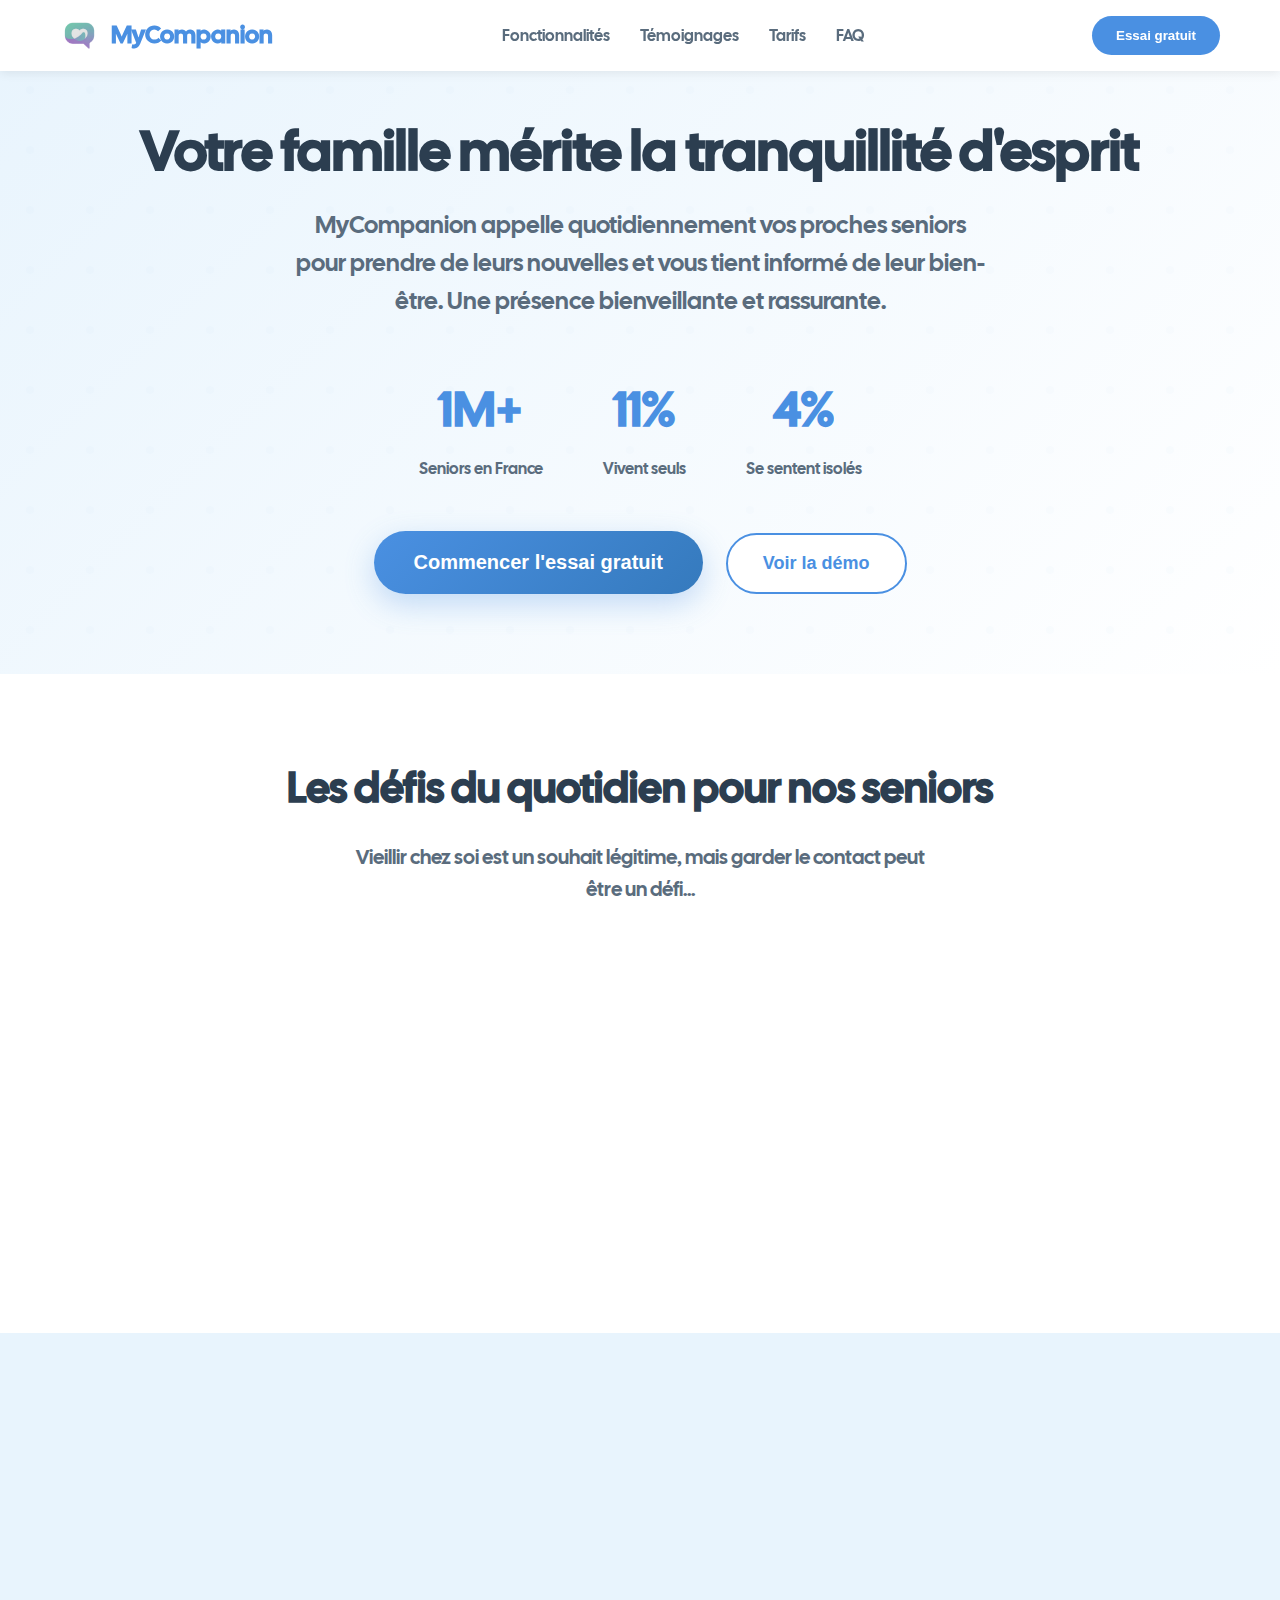
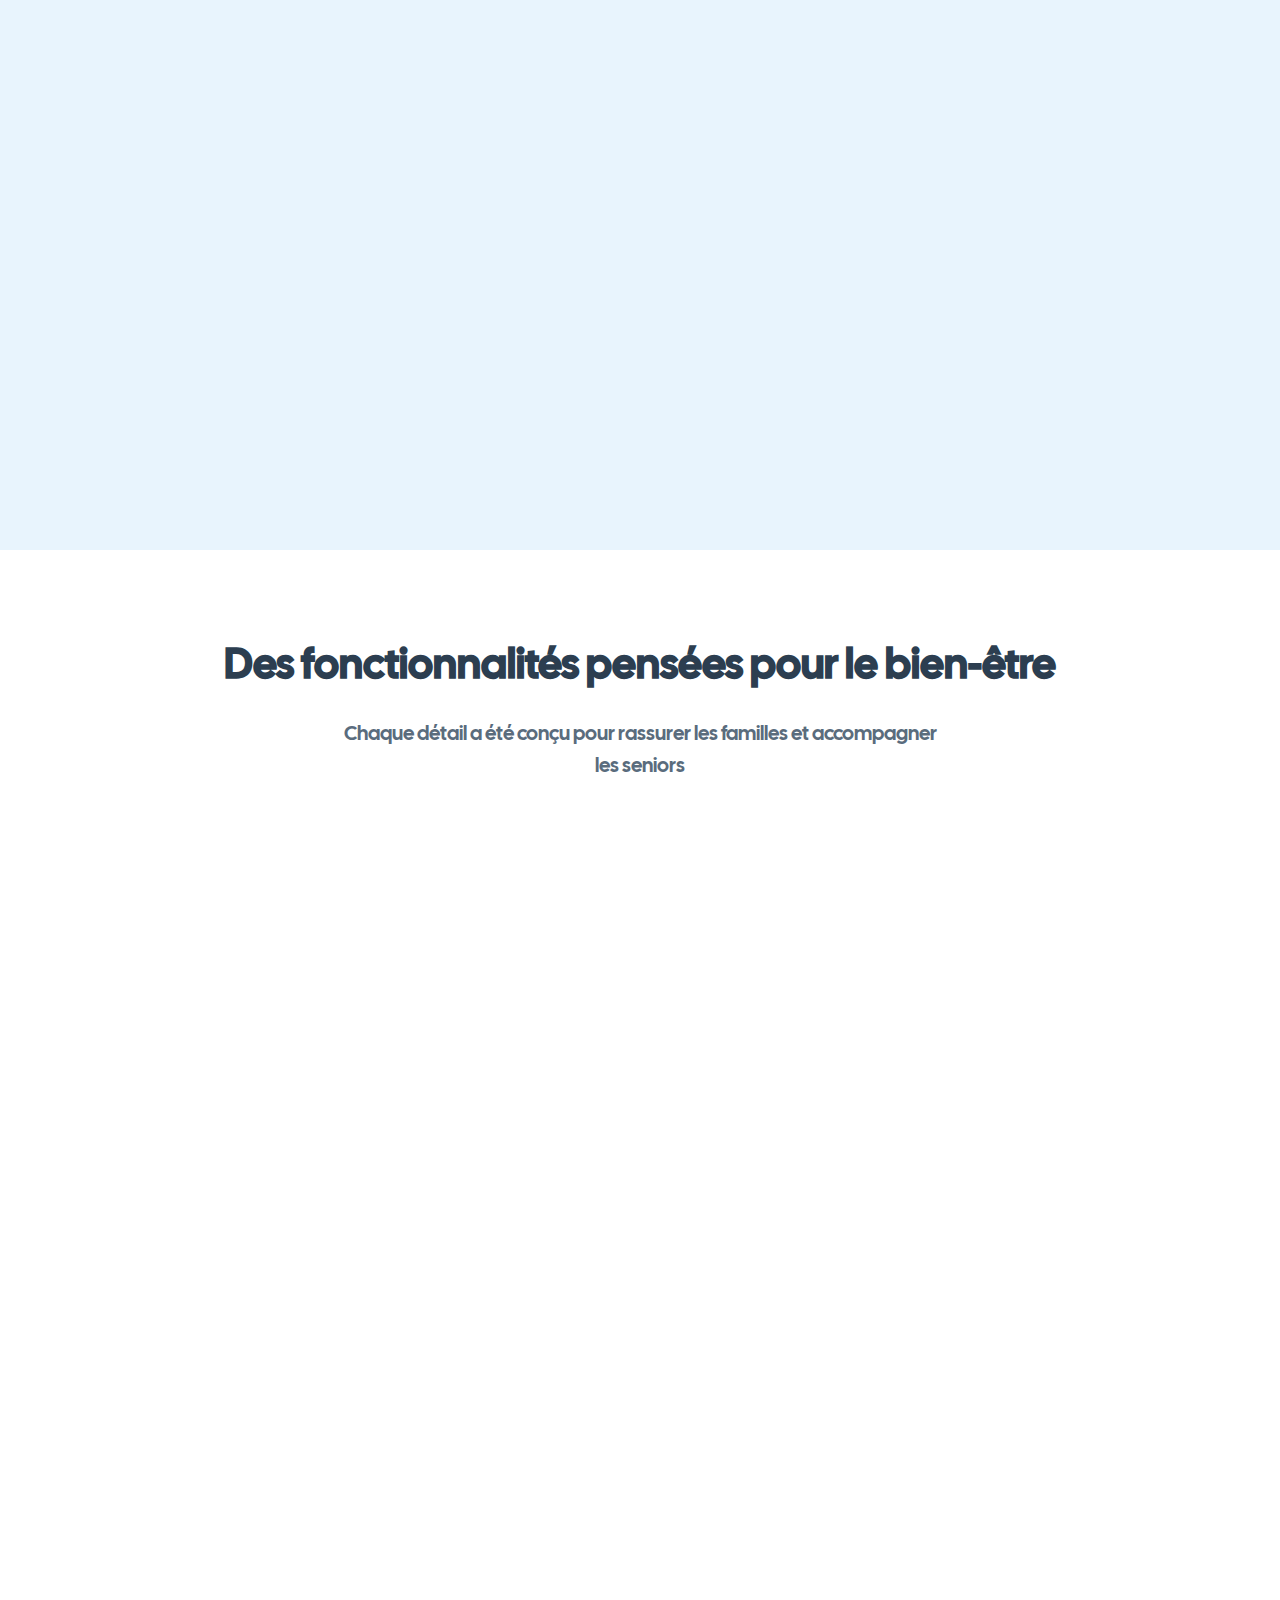
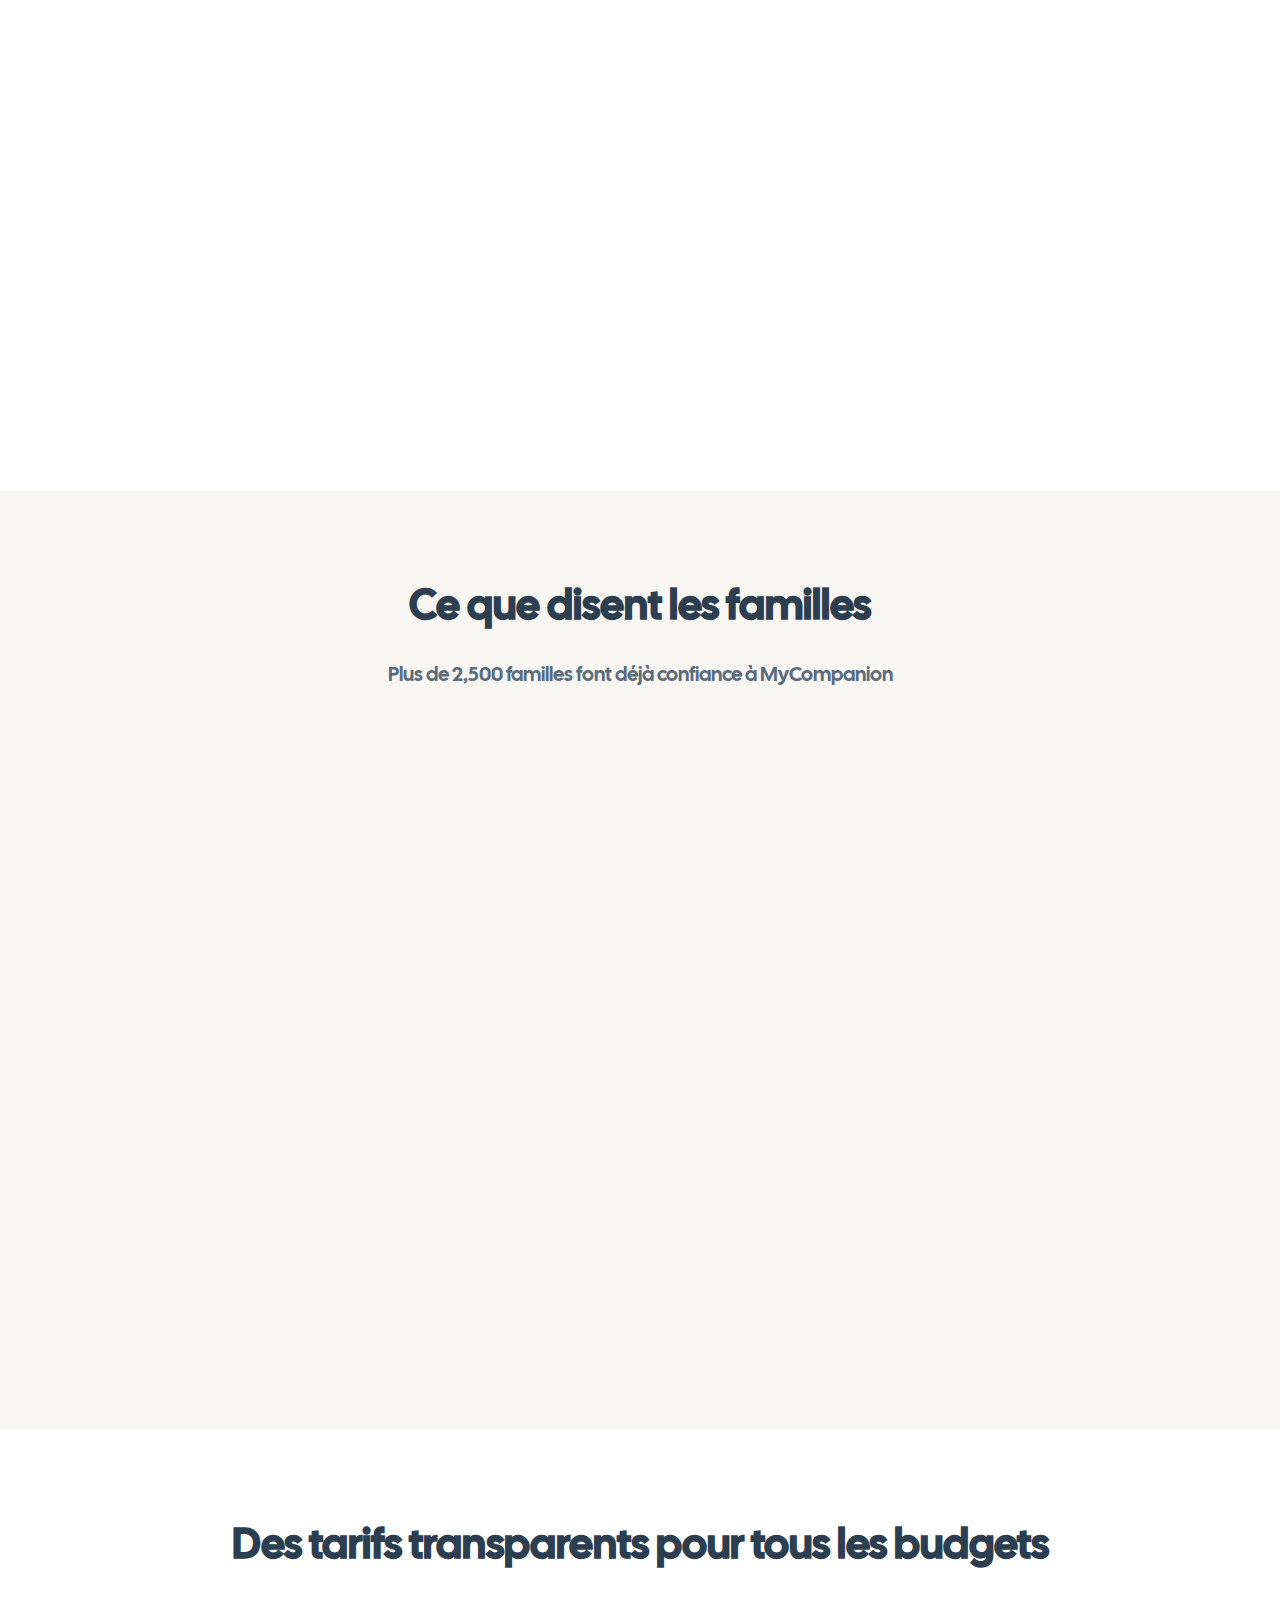
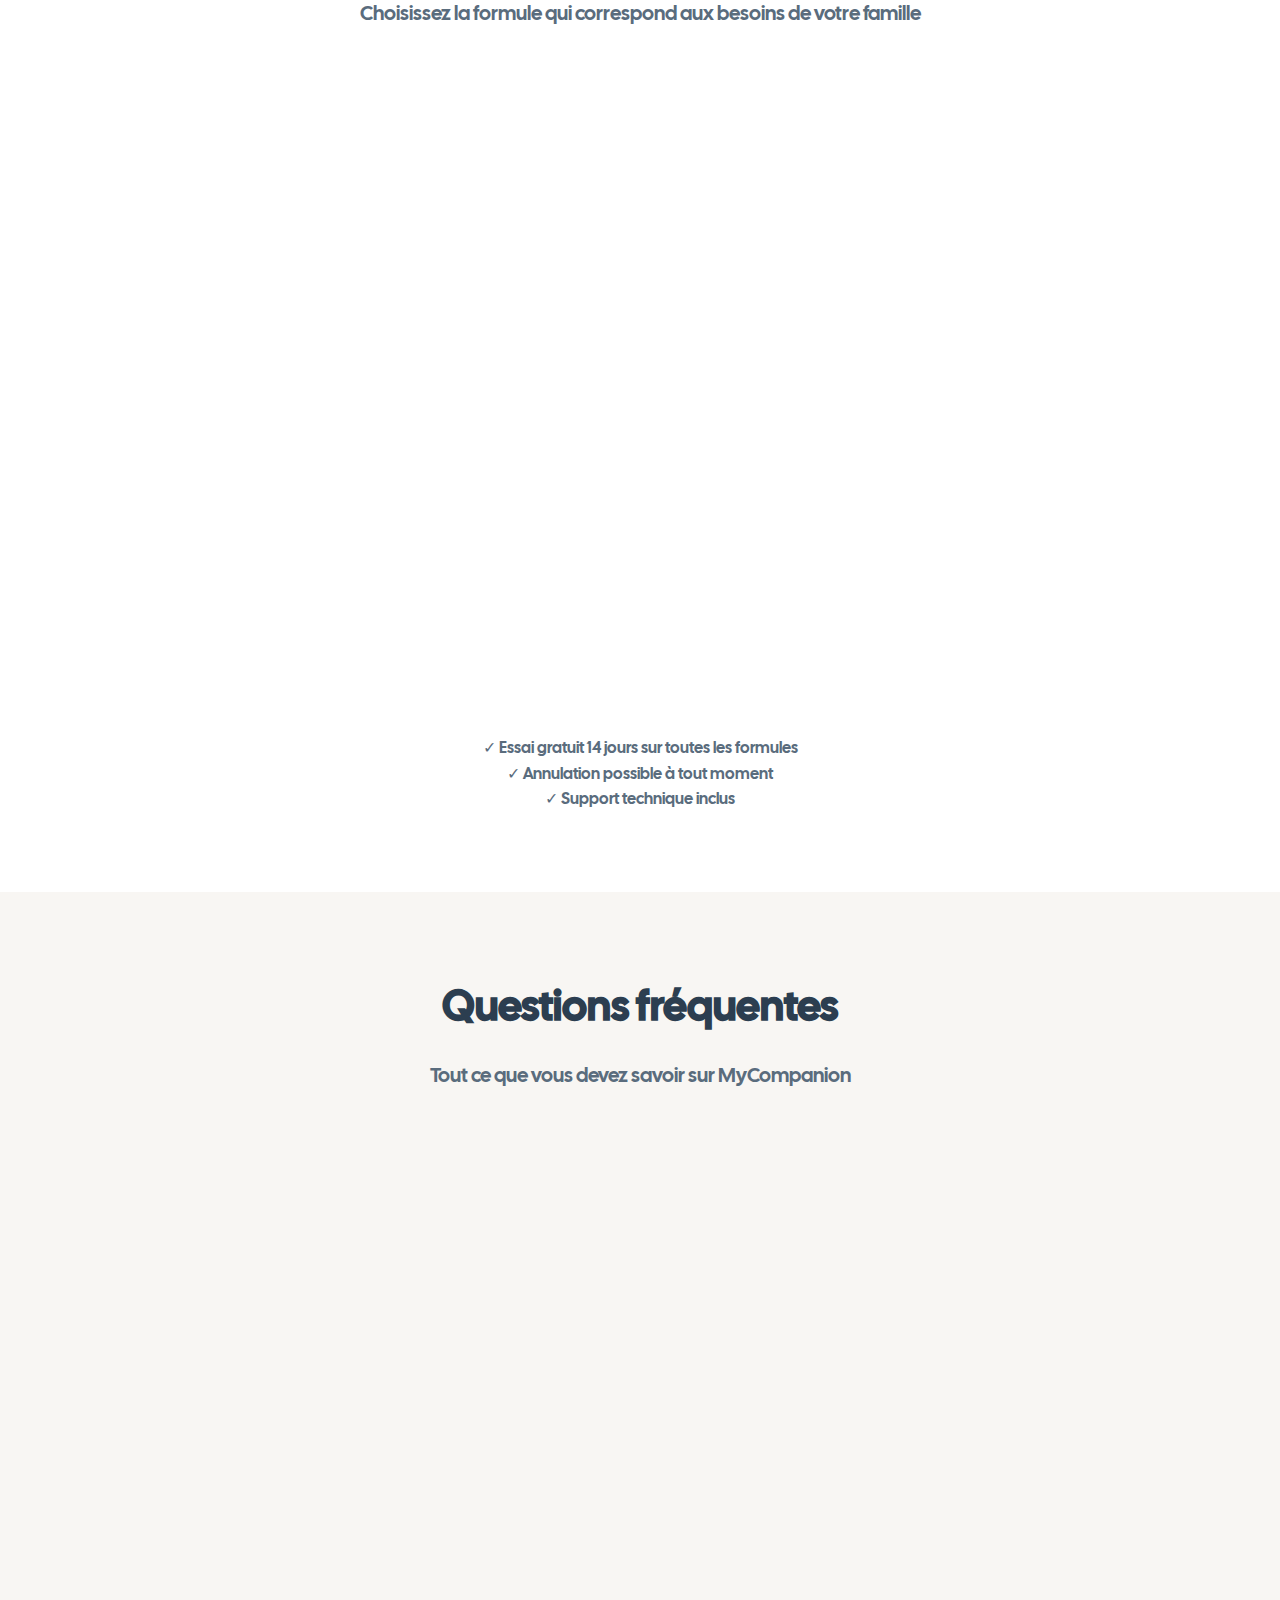
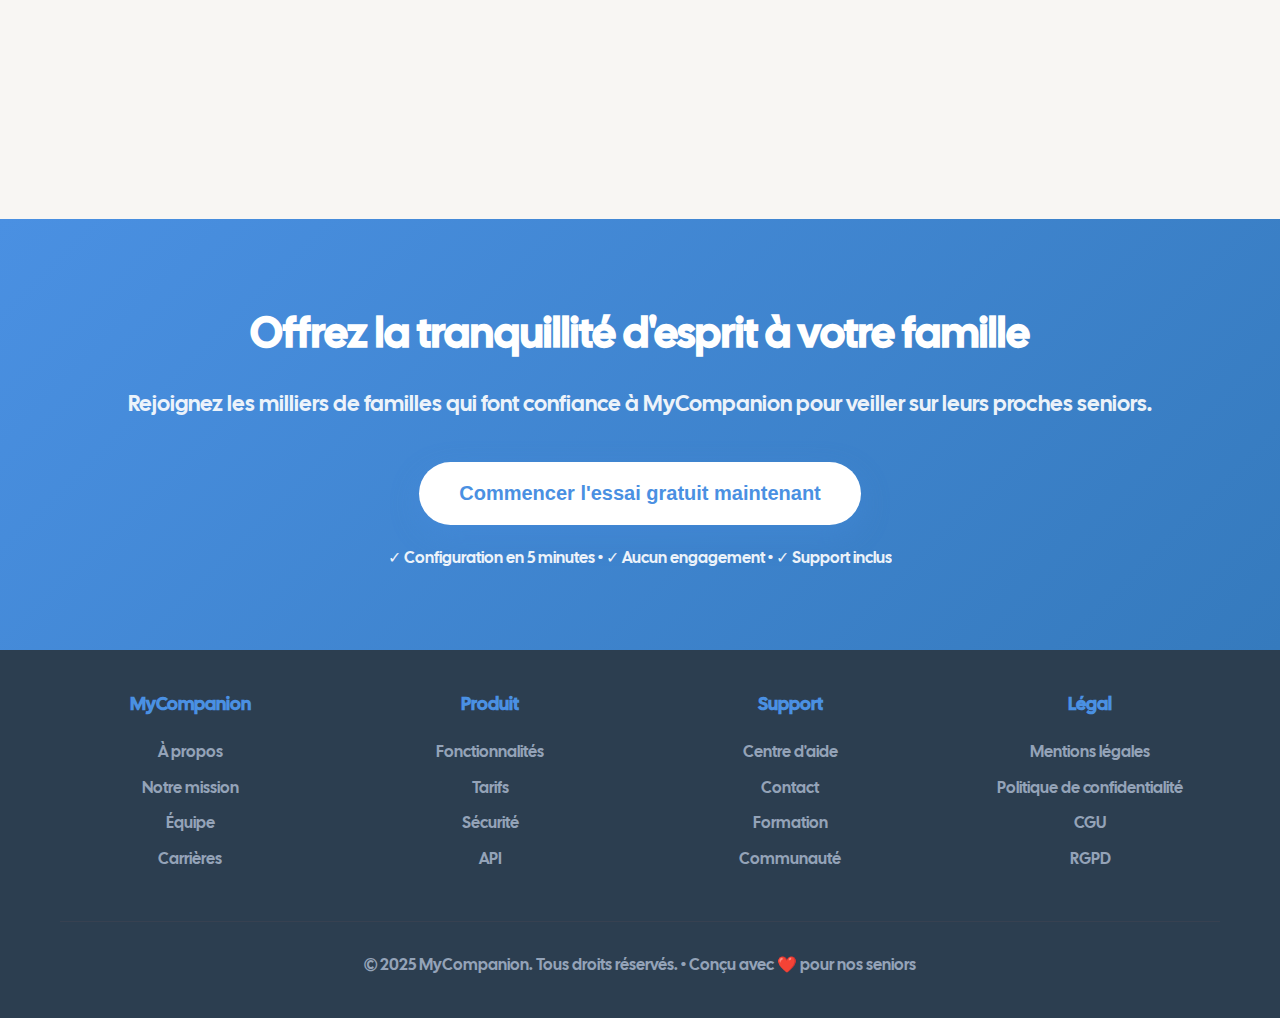
<file: index.html>
<!DOCTYPE html>
<html lang="fr">
<head>
    <meta charset="UTF-8">
    <meta name="viewport" content="width=device-width, initial-scale=1.0">
    <title>MyCompanion - Votre Compagnon IA Personnel pour Seniors</title>
    <meta name="description" content="Un service IA bienveillant qui appelle quotidiennement vos proches seniors pour prendre de leurs nouvelles et vous tient informé de leur bien-être.">
    <!-- <link rel="icon" href="data:image/svg+xml,<svg xmlns=%22http://www.w3.org/2000/svg%22 viewBox=%220 0 100 100%22><text y=%22.9em%22 font-size=%2290%22>👴</text></svg>"> -->
    <link rel="preconnect" href="https://fonts.googleapis.com">
    <link rel="preconnect" href="https://fonts.gstatic.com" crossorigin>
    <link href="https://fonts.googleapis.com/css2?family=Cal+Sans:wght@400;600;700;800&display=swap" rel="stylesheet">
    <link rel="icon" type="image/png" href="[data-uri]" sizes="32x32">

    <style>
        * {
            margin: 0;
            padding: 0;
            box-sizing: border-box;
        }

        :root {
            --primary-color: #4a90e2;
            --secondary-color: #7fb069;
            --accent-color: #f4a261;
            --warm-gray: #f8f6f3;
            --soft-blue: #e8f4fd;
            --text-dark: #2c3e50;
            --text-gray: #5a6c7d;
            --border-light: #e2e8f0;
        }

        body {
            font-family: 'Cal Sans', 'Inter', -apple-system, BlinkMacSystemFont, sans-serif;
            line-height: 1.6;
            color: var(--text-dark);
            background: var(--warm-gray);
        }

        .container {
            max-width: 1200px;
            margin: 0 auto;
            padding: 0 20px;
        }

        /* Header */
        .header {
            background: white;
            box-shadow: 0 2px 10px rgba(0, 0, 0, 0.08);
            padding: 1rem 0;
            position: fixed;
            width: 100%;
            top: 0;
            z-index: 1000;
        }

        .nav {
            display: flex;
            justify-content: space-between;
            align-items: center;
        }

        .logo {
            display: flex;
            align-items: center;
            gap: 12px;
            font-size: 24px;
            font-weight: 800;
            color: var(--primary-color);
        }

        .nav-links {
            display: flex;
            gap: 30px;
            list-style: none;
        }

        .nav-links a {
            text-decoration: none;
            color: var(--text-gray);
            font-weight: 500;
            transition: color 0.3s;
        }

        .nav-links a:hover {
            color: var(--primary-color);
        }

        .cta-header {
            background: var(--primary-color);
            color: white;
            padding: 12px 24px;
            border-radius: 25px;
            text-decoration: none;
            font-weight: 600;
            transition: all 0.3s;
            cursor: pointer;
            border: none;
        }

        .cta-header:hover {
            background: #357abd;
            transform: translateY(-2px);
            box-shadow: 0 8px 25px rgba(74, 144, 226, 0.3);
        }

        /* Hero Section */
        .hero {
            background: linear-gradient(135deg, var(--soft-blue) 0%, white 100%);
            padding: 120px 0 80px;
            text-align: center;
            position: relative;
            overflow: hidden;
        }

        .hero::before {
            content: '';
            position: absolute;
            top: 0;
            left: 0;
            right: 0;
            bottom: 0;
            background: url("data:image/svg+xml,%3Csvg width='60' height='60' viewBox='0 0 60 60' xmlns='http://www.w3.org/2000/svg'%3E%3Cg fill='none' fill-rule='evenodd'%3E%3Cg fill='%234a90e2' fill-opacity='0.05'%3E%3Ccircle cx='30' cy='30' r='4'/%3E%3C/g%3E%3C/g%3E%3C/svg%3E") repeat;
            opacity: 0.4;
        }

        .hero-content {
            position: relative;
            z-index: 2;
        }

        .hero h1 {
            font-size: 56px;
            font-weight: 900;
            color: var(--text-dark);
            margin-bottom: 24px;
            line-height: 1.1;
        }

        .hero .subtitle {
            font-size: 24px;
            color: var(--text-gray);
            margin-bottom: 40px;
            max-width: 700px;
            margin-left: auto;
            margin-right: auto;
            font-weight: 300;
        }

        .hero-stats {
            display: flex;
            justify-content: center;
            gap: 60px;
            margin: 50px 0;
            flex-wrap: wrap;
        }

        .stat {
            text-align: center;
        }

        .stat .number {
            font-size: 48px;
            font-weight: 800;
            color: var(--primary-color);
            display: block;
        }

        .stat .label {
            font-size: 16px;
            color: var(--text-gray);
            margin-top: 8px;
        }

        .hero-cta {
            margin-top: 50px;
        }

        .btn-primary {
            background: linear-gradient(135deg, var(--primary-color), #357abd);
            color: white;
            padding: 20px 40px;
            border-radius: 50px;
            text-decoration: none;
            font-size: 20px;
            font-weight: 700;
            display: inline-block;
            transition: all 0.3s;
            border: none;
            cursor: pointer;
            box-shadow: 0 10px 30px rgba(74, 144, 226, 0.3);
        }

        .btn-primary:hover {
            transform: translateY(-3px);
            box-shadow: 0 15px 40px rgba(74, 144, 226, 0.4);
        }

        .btn-secondary {
            background: white;
            color: var(--primary-color);
            padding: 18px 35px;
            border-radius: 50px;
            text-decoration: none;
            font-size: 18px;
            font-weight: 600;
            display: inline-block;
            transition: all 0.3s;
            border: 2px solid var(--primary-color);
            margin-left: 20px;
            cursor: pointer;
        }

        .btn-secondary:hover {
            background: var(--primary-color);
            color: white;
        }

        /* Modal pour collecte d'emails */
        .modal {
            display: none;
            position: fixed;
            z-index: 2000;
            left: 0;
            top: 0;
            width: 100%;
            height: 100%;
            background-color: rgba(0, 0, 0, 0.5);
            backdrop-filter: blur(5px);
        }

        .modal-content {
            background-color: white;
            margin: 5% auto;
            padding: 40px;
            border-radius: 20px;
            max-width: 500px;
            width: 90%;
            position: relative;
            animation: slideIn 0.3s ease-out;
            box-shadow: 0 20px 60px rgba(0, 0, 0, 0.3);
        }

        @keyframes slideIn {
            from {
                transform: translateY(-50px);
                opacity: 0;
            }
            to {
                transform: translateY(0);
                opacity: 1;
            }
        }

        .close {
            position: absolute;
            right: 20px;
            top: 20px;
            font-size: 28px;
            font-weight: bold;
            cursor: pointer;
            color: var(--text-gray);
            transition: color 0.3s;
        }

        .close:hover {
            color: var(--primary-color);
        }

        .modal h2 {
            color: var(--primary-color);
            margin-bottom: 10px;
            font-size: 28px;
            text-align: center;
        }

        .modal p {
            color: var(--text-gray);
            margin-bottom: 30px;
            text-align: center;
            font-size: 16px;
        }

        .form-group {
            margin-bottom: 20px;
        }

        .form-group label {
            display: block;
            margin-bottom: 5px;
            color: var(--text-dark);
            font-weight: 600;
        }

        .form-group input,
        .form-group textarea {
            width: 100%;
            padding: 12px;
            border: 2px solid var(--border-light);
            border-radius: 8px;
            font-size: 16px;
            transition: border-color 0.3s;
            font-family: inherit;
        }

        .form-group input:focus,
        .form-group textarea:focus {
            outline: none;
            border-color: var(--primary-color);
        }

        .form-group.required label::after {
            content: " *";
            color: #dc2626;
        }

        .submit-btn {
            width: 100%;
            background: var(--primary-color);
            color: white;
            padding: 15px;
            border: none;
            border-radius: 8px;
            font-size: 18px;
            font-weight: 600;
            cursor: pointer;
            transition: all 0.3s;
        }

        .submit-btn:hover {
            background: #357abd;
            transform: translateY(-2px);
        }

        .submit-btn:disabled {
            background: #a0a0a0;
            cursor: not-allowed;
            transform: none;
        }

        .form-message {
            margin-top: 15px;
            padding: 10px;
            border-radius: 5px;
            text-align: center;
            font-weight: 600;
        }

        .form-message.success {
            background: #d4edda;
            color: #155724;
            border: 1px solid #c3e6cb;
        }

        .form-message.error {
            background: #f8d7da;
            color: #721c24;
            border: 1px solid #f5c6cb;
        }

        /* Problem Section */
        .problem {
            padding: 80px 0;
            background: white;
        }

        .section-title {
            text-align: center;
            font-size: 42px;
            font-weight: 800;
            color: var(--text-dark);
            margin-bottom: 20px;
        }

        .section-subtitle {
            text-align: center;
            font-size: 20px;
            color: var(--text-gray);
            margin-bottom: 60px;
            max-width: 600px;
            margin-left: auto;
            margin-right: auto;
        }

        .problem-grid {
            display: grid;
            grid-template-columns: repeat(auto-fit, minmax(300px, 1fr));
            gap: 40px;
            margin-top: 60px;
        }

        .problem-card {
            background: #fef2f2;
            border: 2px solid #fecaca;
            border-radius: 20px;
            padding: 30px;
            text-align: center;
            transition: transform 0.3s;
        }

        .problem-card:hover {
            transform: translateY(-5px);
        }

        .problem-icon {
            font-size: 48px;
            margin-bottom: 20px;
            display: block;
        }

        .problem-title {
            font-size: 22px;
            font-weight: 700;
            color: #dc2626;
            margin-bottom: 15px;
        }

        .problem-desc {
            color: #7f1d1d;
            line-height: 1.6;
        }

        /* Solution Section */
        .solution {
            padding: 80px 0;
            background: var(--soft-blue);
        }

        .solution-content {
            display: grid;
            grid-template-columns: 1fr 1fr;
            gap: 60px;
            align-items: center;
        }

        .solution-text h2 {
            font-size: 42px;
            font-weight: 800;
            color: var(--text-dark);
            margin-bottom: 25px;
            line-height: 1.2;
        }

        .solution-text p {
            font-size: 20px;
            color: var(--text-gray);
            margin-bottom: 30px;
            line-height: 1.7;
        }

        .solution-features {
            list-style: none;
        }

        .solution-features li {
            padding: 12px 0;
            font-size: 18px;
            color: var(--text-dark);
            display: flex;
            align-items: center;
            gap: 15px;
        }

        .solution-features li::before {
            content: "✅";
            font-size: 20px;
        }

        .solution-visual {
            background: white;
            border-radius: 20px;
            padding: 40px;
            box-shadow: 0 20px 40px rgba(0, 0, 0, 0.1);
            text-align: center;
        }

        .phone-mockup {
            background: var(--primary-color);
            color: white;
            padding: 30px 20px;
            border-radius: 25px;
            margin: 0 auto;
            max-width: 280px;
            position: relative;
        }

        .call-interface {
            background: rgba(255, 255, 255, 0.1);
            border-radius: 15px;
            padding: 20px;
            margin-bottom: 20px;
        }

        .caller-info {
            display: flex;
            align-items: center;
            gap: 15px;
            margin-bottom: 15px;
        }

        .caller-avatar {
            width: 50px;
            height: 50px;
            background: var(--accent-color);
            border-radius: 50%;
            display: flex;
            align-items: center;
            justify-content: center;
            font-size: 24px;
        }

        .caller-details h4 {
            font-size: 18px;
            margin-bottom: 5px;
        }

        .caller-details p {
            font-size: 14px;
            opacity: 0.8;
        }

        .call-status {
            background: var(--secondary-color);
            padding: 10px;
            border-radius: 10px;
            font-size: 14px;
            font-weight: 600;
        }

        /* Features Section */
        .features {
            padding: 80px 0;
            background: white;
        }

        .features-grid {
            display: grid;
            grid-template-columns: repeat(auto-fit, minmax(350px, 1fr));
            gap: 40px;
            margin-top: 60px;
        }

        .feature-card {
            background: var(--warm-gray);
            border-radius: 20px;
            padding: 40px;
            text-align: center;
            transition: all 0.3s;
            border: 2px solid transparent;
        }

        .feature-card:hover {
            transform: translateY(-5px);
            border-color: var(--primary-color);
            background: white;
            box-shadow: 0 20px 40px rgba(0, 0, 0, 0.1);
        }

        .feature-icon {
            width: 80px;
            height: 80px;
            background: linear-gradient(135deg, var(--primary-color), #357abd);
            border-radius: 20px;
            display: flex;
            align-items: center;
            justify-content: center;
            font-size: 36px;
            margin: 0 auto 25px;
            color: white;
        }

        .feature-title {
            font-size: 24px;
            font-weight: 700;
            color: var(--text-dark);
            margin-bottom: 15px;
        }

        .feature-desc {
            color: var(--text-gray);
            line-height: 1.6;
            margin-bottom: 20px;
        }

        .feature-benefits {
            list-style: none;
            text-align: left;
        }

        .feature-benefits li {
            padding: 8px 0;
            color: var(--text-dark);
            display: flex;
            align-items: center;
            gap: 10px;
            font-size: 14px;
        }

        .feature-benefits li::before {
            content: "•";
            color: var(--primary-color);
            font-weight: bold;
            font-size: 18px;
        }

        /* Testimonials */
        .testimonials {
            padding: 80px 0;
            background: var(--warm-gray);
        }

        .testimonials-grid {
            display: grid;
            grid-template-columns: repeat(auto-fit, minmax(400px, 1fr));
            gap: 40px;
            margin-top: 60px;
        }

        .testimonial {
            background: white;
            border-radius: 20px;
            padding: 40px;
            box-shadow: 0 10px 30px rgba(0, 0, 0, 0.1);
            position: relative;
        }

        .testimonial::before {
            content: '"';
            position: absolute;
            top: -10px;
            left: 30px;
            font-size: 80px;
            color: var(--primary-color);
            opacity: 0.3;
            font-family: serif;
        }

        .testimonial-content {
            font-size: 18px;
            line-height: 1.6;
            color: var(--text-dark);
            margin-bottom: 25px;
            font-style: italic;
        }

        .testimonial-author {
            display: flex;
            align-items: center;
            gap: 15px;
        }

        .author-avatar {
            width: 60px;
            height: 60px;
            background: var(--primary-color);
            border-radius: 50%;
            display: flex;
            align-items: center;
            justify-content: center;
            color: white;
            font-size: 24px;
            font-weight: bold;
        }

        .author-info h4 {
            font-size: 18px;
            font-weight: 700;
            color: var(--text-dark);
            margin-bottom: 5px;
        }

        .author-info p {
            color: var(--text-gray);
            font-size: 14px;
        }

        /* Pricing */
        .pricing {
            padding: 80px 0;
            background: white;
        }

        .pricing-grid {
            display: grid;
            grid-template-columns: repeat(auto-fit, minmax(300px, 1fr));
            gap: 30px;
            margin-top: 60px;
        }

        .pricing-card {
            background: var(--warm-gray);
            border-radius: 20px;
            padding: 40px;
            text-align: center;
            position: relative;
            transition: all 0.3s;
            border: 3px solid transparent;
        }

        .pricing-card.featured {
            background: white;
            border-color: var(--primary-color);
            transform: scale(1.05);
            box-shadow: 0 20px 40px rgba(74, 144, 226, 0.2);
        }

        .pricing-card.featured::before {
            content: "Le plus populaire";
            position: absolute;
            top: -15px;
            left: 50%;
            transform: translateX(-50%);
            background: var(--primary-color);
            color: white;
            padding: 8px 20px;
            border-radius: 20px;
            font-size: 14px;
            font-weight: 600;
        }

        .pricing-card:hover {
            transform: translateY(-5px);
            box-shadow: 0 20px 40px rgba(0, 0, 0, 0.1);
        }

        .plan-name {
            font-size: 24px;
            font-weight: 700;
            color: var(--text-dark);
            margin-bottom: 15px;
        }

        .plan-price {
            font-size: 48px;
            font-weight: 800;
            color: var(--primary-color);
            margin-bottom: 10px;
        }

        .plan-price .currency {
            font-size: 24px;
            vertical-align: top;
        }

        .plan-price .period {
            font-size: 18px;
            color: var(--text-gray);
            font-weight: 400;
        }

        .plan-features {
            list-style: none;
            margin: 30px 0;
            text-align: left;
        }

        .plan-features li {
            padding: 12px 0;
            display: flex;
            align-items: center;
            gap: 12px;
            color: var(--text-dark);
        }

        .plan-features li::before {
            content: "✓";
            color: var(--secondary-color);
            font-weight: bold;
            font-size: 18px;
        }

        .plan-cta {
            width: 100%;
            padding: 15px;
            border-radius: 10px;
            border: none;
            font-size: 16px;
            font-weight: 600;
            cursor: pointer;
            transition: all 0.3s;
        }

        .plan-cta.primary {
            background: var(--primary-color);
            color: white;
        }

        .plan-cta.secondary {
            background: transparent;
            color: var(--primary-color);
            border: 2px solid var(--primary-color);
        }

        .plan-cta:hover {
            transform: translateY(-2px);
            box-shadow: 0 8px 20px rgba(0, 0, 0, 0.15);
        }

        /* FAQ */
        .faq {
            padding: 80px 0;
            background: var(--warm-gray);
        }

        .faq-list {
            max-width: 800px;
            margin: 60px auto 0;
        }

        .faq-item {
            background: white;
            border-radius: 15px;
            margin-bottom: 20px;
            overflow: hidden;
            box-shadow: 0 5px 15px rgba(0, 0, 0, 0.05);
        }

        .faq-question {
            padding: 25px;
            background: white;
            border: none;
            width: 100%;
            text-align: left;
            font-size: 18px;
            font-weight: 600;
            color: var(--text-dark);
            cursor: pointer;
            display: flex;
            justify-content: space-between;
            align-items: center;
            transition: all 0.3s;
        }

        .faq-question:hover {
            background: var(--soft-blue);
        }

        .faq-question::after {
            content: "+";
            font-size: 24px;
            color: var(--primary-color);
            transition: transform 0.3s;
        }

        .faq-question.active::after {
            transform: rotate(45deg);
        }

        .faq-answer {
            padding: 0 25px;
            max-height: 0;
            overflow: hidden;
            transition: all 0.3s ease;
            color: var(--text-gray);
            line-height: 1.6;
        }

        .faq-answer.active {
            padding: 0 25px 25px;
            max-height: 200px;
        }

        /* CTA Final */
        .final-cta {
            padding: 80px 0;
            background: linear-gradient(135deg, var(--primary-color), #357abd);
            color: white;
            text-align: center;
        }

        .final-cta h2 {
            font-size: 42px;
            font-weight: 800;
            margin-bottom: 20px;
        }

        .final-cta p {
            font-size: 22px;
            margin-bottom: 40px;
            opacity: 0.9;
        }

        .final-cta .btn-primary {
            background: white;
            color: var(--primary-color);
        }

        .final-cta .btn-primary:hover {
            background: var(--warm-gray);
        }

        /* Footer */
        .footer {
            background: var(--text-dark);
            color: white;
            padding: 40px 0;
            text-align: center;
        }

        .footer-content {
            display: grid;
            grid-template-columns: repeat(auto-fit, minmax(250px, 1fr));
            gap: 40px;
            margin-bottom: 40px;
        }

        .footer-section h4 {
            font-size: 18px;
            font-weight: 700;
            margin-bottom: 20px;
            color: var(--primary-color);
        }

        .footer-section ul {
            list-style: none;
        }

        .footer-section li {
            margin-bottom: 10px;
        }

        .footer-section a {
            color: #94a3b8;
            text-decoration: none;
            transition: color 0.3s;
        }

        .footer-section a:hover {
            color: white;
        }

        .footer-bottom {
            border-top: 1px solid #374151;
            padding-top: 30px;
            color: #94a3b8;
        }

        /* Responsive */
        @media (max-width: 768px) {
            .nav-links {
                display: none;
            }

            .hero h1 {
                font-size: 36px;
            }

            .hero .subtitle {
                font-size: 18px;
            }

            .hero-stats {
                gap: 30px;
            }

            .btn-secondary {
                display: block;
                margin: 20px auto 0;
            }

            .solution-content {
                grid-template-columns: 1fr;
                gap: 40px;
            }

            .section-title {
                font-size: 32px;
            }

            .features-grid,
            .testimonials-grid,
            .pricing-grid {
                grid-template-columns: 1fr;
            }

            .pricing-card.featured {
                transform: none;
            }

            .modal-content {
                margin: 10% auto;
                width: 95%;
                padding: 30px;
            }
        }

        /* Animations */
        @keyframes fadeInUp {
            from {
                opacity: 0;
                transform: translateY(30px);
            }
            to {
                opacity: 1;
                transform: translateY(0);
            }
        }

        .animate-on-scroll {
            opacity: 0;
            transform: translateY(30px);
            transition: all 0.6s ease;
        }

        .animate-on-scroll.animated {
            opacity: 1;
            transform: translateY(0);
        }

        /* Floating elements */
        .floating {
            animation: float 6s ease-in-out infinite;
        }

        @keyframes float {
            0%, 100% { transform: translateY(0px); }
            50% { transform: translateY(-20px); }
        }
    </style>
</head>
<body>
    <!-- Header -->
    <header class="header">
        <nav class="nav container">
            <div class="logo">
                <img style="width: 39px;" src="[data-uri]" alt="Logo">
                <span>MyCompanion</span>
            </div>
            <ul class="nav-links">
                <li><a href="#fonctionnalites">Fonctionnalités</a></li>
                <li><a href="#temoignages">Témoignages</a></li>
                <li><a href="#tarifs">Tarifs</a></li>
                <li><a href="#faq">FAQ</a></li>
            </ul>
            <button class="cta-header" onclick="openModal()">Essai gratuit</button>
        </nav>
    </header>

    <!-- Modal de collecte d'emails -->
    <div id="emailModal" class="modal">
        <div class="modal-content">
            <span class="close" onclick="closeModal()">&times;</span>
            <h2>🔔 Être alerté au lancement</h2>
            <p>MyCompanion est acutellement en beta privée et sera bientôt disponible ! Laissez-nous vos coordonnées pour être parmi les premiers informés.</p>
            
            <form id="emailForm">
                <div class="form-group required">
                    <label for="email">Votre email</label>
                    <input type="email" id="email" name="email" required placeholder="votre@email.com">
                </div>
                
                <div class="form-group">
                    <label for="name">Votre nom</label>
                    <input type="text" id="name" name="name" placeholder="Prénom Nom">
                </div>
                
                <div class="form-group">
                    <label for="phone">Téléphone (optionnel)</label>
                    <input type="tel" id="phone" name="phone" placeholder="06 12 34 56 78">
                </div>
                
                <div class="form-group">
                    <label for="situation">Votre situation</label>
                    <textarea id="situation" name="situation" rows="3" placeholder="Parlez-nous de votre situation avec votre proche senior..."></textarea>
                </div>
                
                <button type="submit" class="submit-btn" id="submitBtn">
                    📧 M'alerter au lancement
                </button>
            </form>
            
            <div id="formMessage" class="form-message" style="display: none;"></div>
        </div>
    </div>

    <!-- Hero Section -->
    <section class="hero">
        <div class="container">
            <div class="hero-content">
                <h1>Votre famille mérite la tranquillité d'esprit</h1>
                <p class="subtitle">
                    MyCompanion appelle quotidiennement vos proches seniors pour prendre de leurs nouvelles
                    et vous tient informé de leur bien-être. Une présence bienveillante et rassurante.
                </p>
                
                <div class="hero-stats">
                    <div class="stat">
                        <span class="number">15M+</span>
                        <div class="label">Seniors en France</div>
                    </div>
                    <div class="stat">
                        <span class="number">92%</span>
                        <div class="label">Vivent seuls</div>
                    </div>
                    <div class="stat">
                        <span class="number">40%</span>
                        <div class="label">Se sentent isolés</div>
                    </div>
                </div>

                <div class="hero-cta">
                    <button class="btn-primary" onclick="openModal()">Commencer l'essai gratuit</button>
                    <button class="btn-secondary" onclick="openModal()">Voir la démo</button>
                </div>
            </div>
        </div>
    </section>

    <!-- Problem Section -->
    <section class="problem">
        <div class="container">
            <h2 class="section-title">Les défis du quotidien pour nos seniors</h2>
            <p class="section-subtitle">
                Vieillir chez soi est un souhait légitime, mais garder le contact peut être un défi...
            </p>

            <div class="problem-grid">
                <div class="problem-card animate-on-scroll">
                    <span class="problem-icon">😰</span>
                    <h3 class="problem-title">Inquiétude permanente</h3>
                    <p class="problem-desc">
                        "Comment va maman aujourd'hui ? A-t-elle pris ses médicaments ? 
                        Est-ce qu'elle mange correctement ?"
                    </p>
                </div>

                <div class="problem-card animate-on-scroll">
                    <span class="problem-icon">📞</span>
                    <h3 class="problem-title">Manque de contact</h3>
                    <p class="problem-desc">
                        Les journées passent sans nouvelles, difficile de savoir si tout va bien
                        sans être trop intrusif.
                    </p>
                </div>

                <div class="problem-card animate-on-scroll">
                    <span class="problem-icon">😔</span>
                    <h3 class="problem-title">Isolement social</h3>
                    <p class="problem-desc">
                        Moins de contacts sociaux, perte de repères, 
                        risque de dépression et de déclin cognitif.
                    </p>
                </div>
            </div>
        </div>
    </section>

    <!-- Solution Section -->
    <section class="solution">
        <div class="container">
            <div class="solution-content">
                <div class="solution-text animate-on-scroll">
                    <h2>Une présence bienveillante, tous les jours</h2>
                    <p>
                        MyCompanion est bien plus qu'un simple service : c'est un compagnon numérique 
                        qui veille sur vos proches avec la même attention qu'un membre de la famille.
                    </p>
                    
                    <ul class="solution-features">
                        <li>Appels quotidiens personnalisés</li>
                        <li>Conversations bienveillantes et naturelles</li>
                        <li>Détection des signes de détresse</li>
                        <li>Alertes famille en cas de problème</li>
                        <li>Stimulation cognitive douce</li>
                        <li>Interface simple, aucune technologie complexe</li>
                    </ul>

                    <button class="btn-primary" onclick="openModal()">Découvrir les fonctionnalités</button>
                </div>

                <div class="solution-visual animate-on-scroll floating">
                    <div class="phone-mockup">
                        <div class="call-interface">
                            <div class="caller-info">
                                <div class="caller-avatar">🤖</div>
                                <div class="caller-details">
                                    <h4>MyCompanion</h4>
                                    <p>Appel quotidien</p>
                                </div>
                            </div>
                            <div class="call-status">
                                "Bonjour Madame Dupont ! Comment allez-vous aujourd'hui ?"
                            </div>
                        </div>
                        <div style="color: white; font-size: 14px; margin-top: 15px;">
                            ✓ Conversation naturelle<br>
                            ✓ Détection d'urgence<br>
                            ✓ Rapport automatique
                        </div>
                    </div>
                </div>
            </div>
        </div>
    </section>

    <!-- Features Section -->
    <section id="fonctionnalites" class="features">
        <div class="container">
            <h2 class="section-title">Des fonctionnalités pensées pour le bien-être</h2>
            <p class="section-subtitle">
                Chaque détail a été conçu pour rassurer les familles et accompagner les seniors
            </p>

            <div class="features-grid">
                <div class="feature-card animate-on-scroll">
                    <div class="feature-icon">📞</div>
                    <h3 class="feature-title">Appels Quotidiens</h3>
                    <p class="feature-desc">
                        Conversations naturelles et bienveillantes adaptées à chaque personnalité. 
                        L'IA apprend les habitudes et préférences de votre proche.
                    </p>
                    <ul class="feature-benefits">
                        <li>Horaire personnalisé selon les habitudes</li>
                        <li>Conversation adaptée à l'humeur du jour</li>
                        <li>Détection automatique des signes d'alarme</li>
                        <li>Durée flexible selon les besoins</li>
                    </ul>
                </div>

                <div class="feature-card animate-on-scroll">
                    <div class="feature-icon">💬</div>
                    <h3 class="feature-title">Conversations Enrichissantes</h3>
                    <p class="feature-desc">
                        Échanges naturels et bienveillants qui s'adaptent aux centres d'intérêt 
                        et à l'humeur de votre proche. L'IA apprend à le connaître.
                    </p>
                    <ul class="feature-benefits">
                        <li>Sujets adaptés aux passions de chacun</li>
                        <li>Écoute active et empathique</li>
                        <li>Partage de souvenirs et d'expériences</li>
                        <li>Encouragement et soutien moral</li>
                    </ul>
                </div>

                <div class="feature-card animate-on-scroll">
                    <div class="feature-icon">👨‍👩‍👧‍👦</div>
                    <h3 class="feature-title">Tranquillité Famille</h3>
                    <p class="feature-desc">
                        Rapports quotidiens automatiques, alertes intelligentes et tableau 
                        de bord famille pour rester connecté sans être intrusif.
                    </p>
                    <ul class="feature-benefits">
                        <li>Rapport quotidien par SMS/email</li>
                        <li>Alertes urgence immédiate</li>
                        <li>Tableau de bord famille</li>
                        <li>Historique complet des interactions</li>
                    </ul>
                </div>

                <div class="feature-card animate-on-scroll">
                    <div class="feature-icon">🧠</div>
                    <h3 class="feature-title">Moments de Partage</h3>
                    <p class="feature-desc">
                        Discussions enrichissantes, partage de souvenirs et petits jeux 
                        pour maintenir la vivacité d'esprit et égayer le quotidien.
                    </p>
                    <ul class="feature-benefits">
                        <li>Évocation de souvenirs heureux</li>
                        <li>Petits jeux de mots simples</li>
                        <li>Discussions sur l'actualité</li>
                        <li>Échanges sur les centres d'intérêt</li>
                    </ul>
                </div>

                <div class="feature-card animate-on-scroll">
                    <div class="feature-icon">🚨</div>
                    <h3 class="feature-title">Veille Bienveillante</h3>
                    <p class="feature-desc">
                        Écoute attentive pour détecter si votre proche ne va pas bien 
                        et vous alerter rapidement en cas de préoccupation.
                    </p>
                    <ul class="feature-benefits">
                        <li>Détection des changements d'humeur</li>
                        <li>Repérage des signes de tristesse</li>
                        <li>Alerte immédiate de la famille</li>
                        <li>Vérification de bien-être quotidien</li>
                    </ul>
                </div>

                <div class="feature-card animate-on-scroll">
                    <div class="feature-icon">📱</div>
                    <h3 class="feature-title">Simplicité d'Usage</h3>
                    <p class="feature-desc">
                        Interface senior-friendly, pas besoin de smartphone compliqué. 
                        Fonctionne avec n'importe quel téléphone fixe ou mobile.
                    </p>
                    <ul class="feature-benefits">
                        <li>Compatible téléphone fixe</li>
                        <li>Pas d'application à installer</li>
                        <li>Interface vocale intuitive</li>
                        <li>Support technique dédié</li>
                    </ul>
                </div>
            </div>
        </div>
    </section>

    <!-- Testimonials -->
    <section id="temoignages" class="testimonials">
        <div class="container">
            <h2 class="section-title">Ce que disent les familles</h2>
            <p class="section-subtitle">
                Plus de 2,500 familles font déjà confiance à MyCompanion
            </p>

            <div class="testimonials-grid">
                <div class="testimonial animate-on-scroll">
                    <p class="testimonial-content">
                        "Depuis que maman utilise MyCompanion, je dors beaucoup mieux. Je reçois 
                        un petit résumé chaque soir et je sais qu'elle va bien. Elle adore 
                        ses conversations quotidiennes avec 'son amie robot' comme elle dit !"
                    </p>
                    <div class="testimonial-author">
                        <div class="author-avatar">M</div>
                        <div class="author-info">
                            <h4>Marie Dubois</h4>
                            <p>Fille de Suzanne, 78 ans • Lyon</p>
                        </div>
                    </div>
                </div>

                <div class="testimonial animate-on-scroll">
                    <p class="testimonial-content">
                        "Mon père était très réticent au début, mais maintenant il attend 
                        son appel quotidien ! MyCompanion lui pose des questions sur sa 
                        journée et ils parlent de ses passions. Il se sent moins seul."
                    </p>
                    <div class="testimonial-author">
                        <div class="author-avatar">P</div>
                        <div class="author-info">
                            <h4>Pierre Martin</h4>
                            <p>Fils de Georges, 82 ans • Toulouse</p>
                        </div>
                    </div>
                </div>

                <div class="testimonial animate-on-scroll">
                    <p class="testimonial-content">
                        "Ce service a vraiment changé le quotidien de ma mère. MyCompanion 
                        a remarqué qu'elle semblait triste plusieurs jours et m'a alertée. 
                        J'ai pu lui rendre visite et nous avons pu parler de ce qui la préoccupait."
                    </p>
                    <div class="testimonial-author">
                        <div class="author-avatar">A</div>
                        <div class="author-info">
                            <h4>Anne Leroy</h4>
                            <p>Fille de Monique, 75 ans • Bordeaux</p>
                        </div>
                    </div>
                </div>
            </div>
        </div>
    </section>

    <!-- Pricing -->
    <section id="tarifs" class="pricing">
        <div class="container">
            <h2 class="section-title">Des tarifs transparents pour tous les budgets</h2>
            <p class="section-subtitle">
                Choisissez la formule qui correspond aux besoins de votre famille
            </p>

            <div class="pricing-grid">
                <div class="pricing-card animate-on-scroll">
                    <h3 class="plan-name">Essentiel</h3>
                    <!-- <div class="plan-price">
                        <span class="currency">€</span>29<span class="period">/mois</span>
                    </div> -->
                    <ul class="plan-features">
                        <li>Appel quotidien (10 min)</li>
                        <li>Rapport famille par email</li>
                        <li>Conversations simples et bienveillantes</li>
                        <li>Support par email</li>
                        <li>1 contact famille</li>
                    </ul>
                    <button class="plan-cta secondary" onclick="openModal()">Choisir Essentiel</button>
                </div>

                <div class="pricing-card featured animate-on-scroll">
                    <h3 class="plan-name">Confort</h3>
                    <!-- <div class="plan-price">
                        <span class="currency">€</span>49<span class="period">/mois</span>
                    </div> -->
                    <ul class="plan-features">
                        <li>Appel quotidien (20 min)</li>
                        <li>Conversations enrichissantes</li>
                        <li>Alertes bien-être 24h/24</li>
                        <li>Partage de souvenirs et jeux</li>
                        <li>3 contacts famille</li>
                        <li>Support téléphonique</li>
                        <li>Tableau de bord famille</li>
                    </ul>
                    <button class="plan-cta primary" onclick="openModal()">Choisir Confort</button>
                </div>

                <div class="pricing-card animate-on-scroll">
                    <h3 class="plan-name">Premium</h3>
                    <!-- <div class="plan-price">
                        <span class="currency">€</span>79<span class="period">/mois</span>
                    </div> -->
                    <ul class="plan-features">
                        <li>Appels illimités</li>
                        <li>IA hautement personnalisée</li>
                        <li>Conversations sur tous sujets</li>
                        <li>Accompagnement émotionnel</li>
                        <li>Contacts famille illimités</li>
                        <li>Support prioritaire 24h/24</li>
                        <li>Rapports bien-être détaillés</li>
                    </ul>
                    <button class="plan-cta secondary" onclick="openModal()">Choisir Premium</button>
                </div>
            </div>
            
            <div style="text-align: center; margin-top: 40px; color: var(--text-gray);">
                <p>✓ Essai gratuit 14 jours sur toutes les formules</p>
                <p>✓ Annulation possible à tout moment</p>
                <p>✓ Support technique inclus</p>
            </div>
        </div>
    </section>

    <!-- FAQ -->
    <section id="faq" class="faq">
        <div class="container">
            <h2 class="section-title">Questions fréquentes</h2>
            <p class="section-subtitle">
                Tout ce que vous devez savoir sur MyCompanion
            </p>

            <div class="faq-list">
                <div class="faq-item animate-on-scroll">
                    <button class="faq-question">
                        Comment MyCompanion peut-elle aider mon proche senior ?
                    </button>
                    <div class="faq-answer">
                        MyCompanion offre une présence quotidienne bienveillante qui égaye le quotidien de votre proche. 
                        Notre IA converse naturellement, s'intéresse à sa journée, partage des moments agréables, 
                        stimule par la conversation et alerte la famille si elle détecte de la tristesse ou de l'inquiétude.
                    </div>
                </div>

                <div class="faq-item animate-on-scroll">
                    <button class="faq-question">
                        Mon parent est-il trop âgé pour utiliser ce service ?
                    </button>
                    <div class="faq-answer">
                        Absolument pas ! MyCompanion est conçue pour être utilisée avec n'importe quel téléphone, 
                        fixe ou mobile. Aucune compétence technique n'est requise. L'IA s'adapte au rythme et 
                        aux capacités de chaque utilisateur, rendant l'expérience naturelle et agréable.
                    </div>
                </div>

                <div class="faq-item animate-on-scroll">
                    <button class="faq-question">
                        Comment MyCompanion détecte-t-elle si mon proche ne va pas bien ?
                    </button>
                    <div class="faq-answer">
                        Notre IA analyse le ton de la voix, les réponses et l'humeur générale de votre proche. 
                        Elle peut détecter des signes de tristesse, d'inquiétude ou si quelque chose semble différent 
                        par rapport aux habitudes. En cas de préoccupation, vous êtes immédiatement informé par SMS ou email.
                    </div>
                </div>

                <div class="faq-item animate-on-scroll">
                    <button class="faq-question">
                        Que se passe-t-il si mon proche ne répond pas à l'appel ?
                    </button>
                    <div class="faq-answer">
                        MyCompanion tente plusieurs fois de joindre votre proche selon un protocole personnalisé. 
                        Si aucune réponse après plusieurs tentatives, vous êtes immédiatement alerté. 
                        Le système peut également contacter un voisin ou un proche local si configuré.
                    </div>
                </div>

                <div class="faq-item animate-on-scroll">
                    <button class="faq-question">
                        Les données de mon proche sont-elles sécurisées ?
                    </button>
                    <div class="faq-answer">
                        La sécurité et la confidentialité sont nos priorités absolues. Toutes les données sont 
                        chiffrées, stockées en France, et nous respectons strictement le RGPD. Aucune information 
                        n'est partagée avec des tiers sans votre consentement explicite.
                    </div>
                </div>

                <div class="faq-item animate-on-scroll">
                    <button class="faq-question">
                        Puis-je essayer le service avant de m'engager ?
                    </button>
                    <div class="faq-answer">
                        Bien sûr ! Nous offrons un essai gratuit de 14 jours sur toutes nos formules. 
                        Vous pouvez annuler à tout moment sans frais. Notre équipe vous accompagne 
                        pendant la période d'essai pour optimiser l'expérience.
                    </div>
                </div>
            </div>
        </div>
    </section>

    <!-- Final CTA -->
    <section id="essai" class="final-cta">
        <div class="container">
            <h2>Offrez la tranquillité d'esprit à votre famille</h2>
            <p>
                Rejoignez les milliers de familles qui font confiance à MyCompanion 
                pour veiller sur leurs proches seniors.
            </p>
            <button class="btn-primary" onclick="openModal()">
                Commencer l'essai gratuit maintenant
            </button>
            <div style="margin-top: 20px; opacity: 0.9;">
                ✓ Configuration en 5 minutes • ✓ Aucun engagement • ✓ Support inclus
            </div>
        </div>
    </section>

    <!-- Footer -->
    <footer class="footer">
        <div class="container">
            <div class="footer-content">
                <div class="footer-section">
                    <h4>MyCompanion</h4>
                    <ul>
                        <li><a href="#">À propos</a></li>
                        <li><a href="#">Notre mission</a></li>
                        <li><a href="#">Équipe</a></li>
                        <li><a href="#">Carrières</a></li>
                    </ul>
                </div>
                <div class="footer-section">
                    <h4>Produit</h4>
                    <ul>
                        <li><a href="#">Fonctionnalités</a></li>
                        <li><a href="#">Tarifs</a></li>
                        <li><a href="#">Sécurité</a></li>
                        <li><a href="#">API</a></li>
                    </ul>
                </div>
                <div class="footer-section">
                    <h4>Support</h4>
                    <ul>
                        <li><a href="#">Centre d'aide</a></li>
                        <li><a href="#">Contact</a></li>
                        <li><a href="#">Formation</a></li>
                        <li><a href="#">Communauté</a></li>
                    </ul>
                </div>
                <div class="footer-section">
                    <h4>Légal</h4>
                    <ul>
                        <li><a href="#">Mentions légales</a></li>
                        <li><a href="#">Politique de confidentialité</a></li>
                        <li><a href="#">CGU</a></li>
                        <li><a href="#">RGPD</a></li>
                    </ul>
                </div>
            </div>
            <div class="footer-bottom">
                <p>&copy; 2025 MyCompanion. Tous droits réservés. • Conçu avec ❤️ pour nos seniors</p>
            </div>
        </div>
    </footer>

    <script>
        // 🔗 REMPLACER CETTE URL PAR VOTRE URL GOOGLE APPS SCRIPT
        const GOOGLE_SCRIPT_URL = 'https://script.google.com/macros/s/AKfycbzp-qw5XjGxxz_Nu14mA5FD0konmBaFAz_kohTEBNmx64bUfeA4etgoMewrPZeR6xoPyQ/exec';

        // Gestion du modal
        function openModal() {
            document.getElementById('emailModal').style.display = 'block';
            document.body.style.overflow = 'hidden';
        }

        function closeModal() {
            document.getElementById('emailModal').style.display = 'none';
            document.body.style.overflow = 'auto';
        }

        // Fermer le modal en cliquant à l'extérieur
        window.onclick = function(event) {
            const modal = document.getElementById('emailModal');
            if (event.target === modal) {
                closeModal();
            }
        }

        // Gestion du formulaire
        document.getElementById('emailForm').addEventListener('submit', async function(e) {
            e.preventDefault();
            
            const submitBtn = document.getElementById('submitBtn');
            const formMessage = document.getElementById('formMessage');
            
            // Désactiver le bouton
            submitBtn.disabled = true;
            submitBtn.textContent = 'Envoi en cours...';
            
            // Récupérer les données du formulaire
            const formData = new FormData(this);
            const data = {
                email: formData.get('email'),
                name: formData.get('name'),
                phone: formData.get('phone'),
                situation: formData.get('situation'),
                timestamp: new Date().toISOString(),
                source: 'Landing Page MyCompanion'
            };
            
            try {
                const response = await fetch(GOOGLE_SCRIPT_URL, {
                    method: 'POST',
                    mode: 'no-cors',
                    headers: {
                        'Content-Type': 'application/json',
                    },
                    body: JSON.stringify(data)
                });
                
                // Comme mode: 'no-cors', on ne peut pas vérifier la réponse
                // On assume que ça a marché
                showMessage('success', '🎉 Merci ! Vous serez alerté dès que MyCompanion sera disponible.');
                
                // Réinitialiser le formulaire
                this.reset();
                
                // Fermer le modal après 2 secondes
                setTimeout(() => {
                    closeModal();
                    hideMessage();
                }, 2000);
                
            } catch (error) {
                console.error('Erreur:', error);
                showMessage('error', '❌ Erreur lors de l\'envoi. Veuillez réessayer.');
            } finally {
                // Réactiver le bouton
                submitBtn.disabled = false;
                submitBtn.textContent = '📧 M\'alerter au lancement';
            }
        });

        function showMessage(type, message) {
            const messageDiv = document.getElementById('formMessage');
            messageDiv.className = `form-message ${type}`;
            messageDiv.textContent = message;
            messageDiv.style.display = 'block';
        }

        function hideMessage() {
            const messageDiv = document.getElementById('formMessage');
            messageDiv.style.display = 'none';
        }

        // Animation on scroll
        const observerOptions = {
            threshold: 0.1,
            rootMargin: '0px 0px -50px 0px'
        };

        const observer = new IntersectionObserver((entries) => {
            entries.forEach(entry => {
                if (entry.isIntersecting) {
                    entry.target.classList.add('animated');
                }
            });
        }, observerOptions);

        document.querySelectorAll('.animate-on-scroll').forEach(el => {
            observer.observe(el);
        });

        // FAQ Accordion
        document.querySelectorAll('.faq-question').forEach(button => {
            button.addEventListener('click', () => {
                const faqItem = button.parentElement;
                const answer = faqItem.querySelector('.faq-answer');
                const isActive = button.classList.contains('active');

                // Close all other FAQ items
                document.querySelectorAll('.faq-question').forEach(otherButton => {
                    otherButton.classList.remove('active');
                    otherButton.parentElement.querySelector('.faq-answer').classList.remove('active');
                });

                // Toggle current item
                if (!isActive) {
                    button.classList.add('active');
                    answer.classList.add('active');
                }
            });
        });

        // Smooth scrolling for anchor links
        document.querySelectorAll('a[href^="#"]').forEach(anchor => {
            anchor.addEventListener('click', function (e) {
                e.preventDefault();
                const target = document.querySelector(this.getAttribute('href'));
                if (target) {
                    target.scrollIntoView({
                        behavior: 'smooth',
                        block: 'start'
                    });
                }
            });
        });

        // Stats counter animation
        function animateStats() {
            const stats = document.querySelectorAll('.stat .number');
            stats.forEach(stat => {
                const target = parseInt(stat.textContent.replace(/[^0-9]/g, ''));
                const duration = 2000;
                const increment = target / (duration / 16);
                let current = 0;
                
                const timer = setInterval(() => {
                    current += increment;
                    if (current >= target) {
                        stat.textContent = stat.textContent.replace(/[0-9]+/, target);
                        clearInterval(timer);
                    } else {
                        stat.textContent = stat.textContent.replace(/[0-9]+/, Math.floor(current));
                    }
                }, 16);
            });
        }

        // Trigger stats animation when hero is visible
        const heroObserver = new IntersectionObserver((entries) => {
            entries.forEach(entry => {
                if (entry.isIntersecting) {
                    setTimeout(animateStats, 500);
                    heroObserver.unobserve(entry.target);
                }
            });
        });

        heroObserver.observe(document.querySelector('.hero'));

        // Add floating animation to solution visual
        document.addEventListener('DOMContentLoaded', () => {
            setTimeout(() => {
                const solutionVisual = document.querySelector('.solution-visual');
                if (solutionVisual) {
                    solutionVisual.classList.add('floating');
                }
            }, 1000);
        });
    </script>
</body>
</html>
</file>
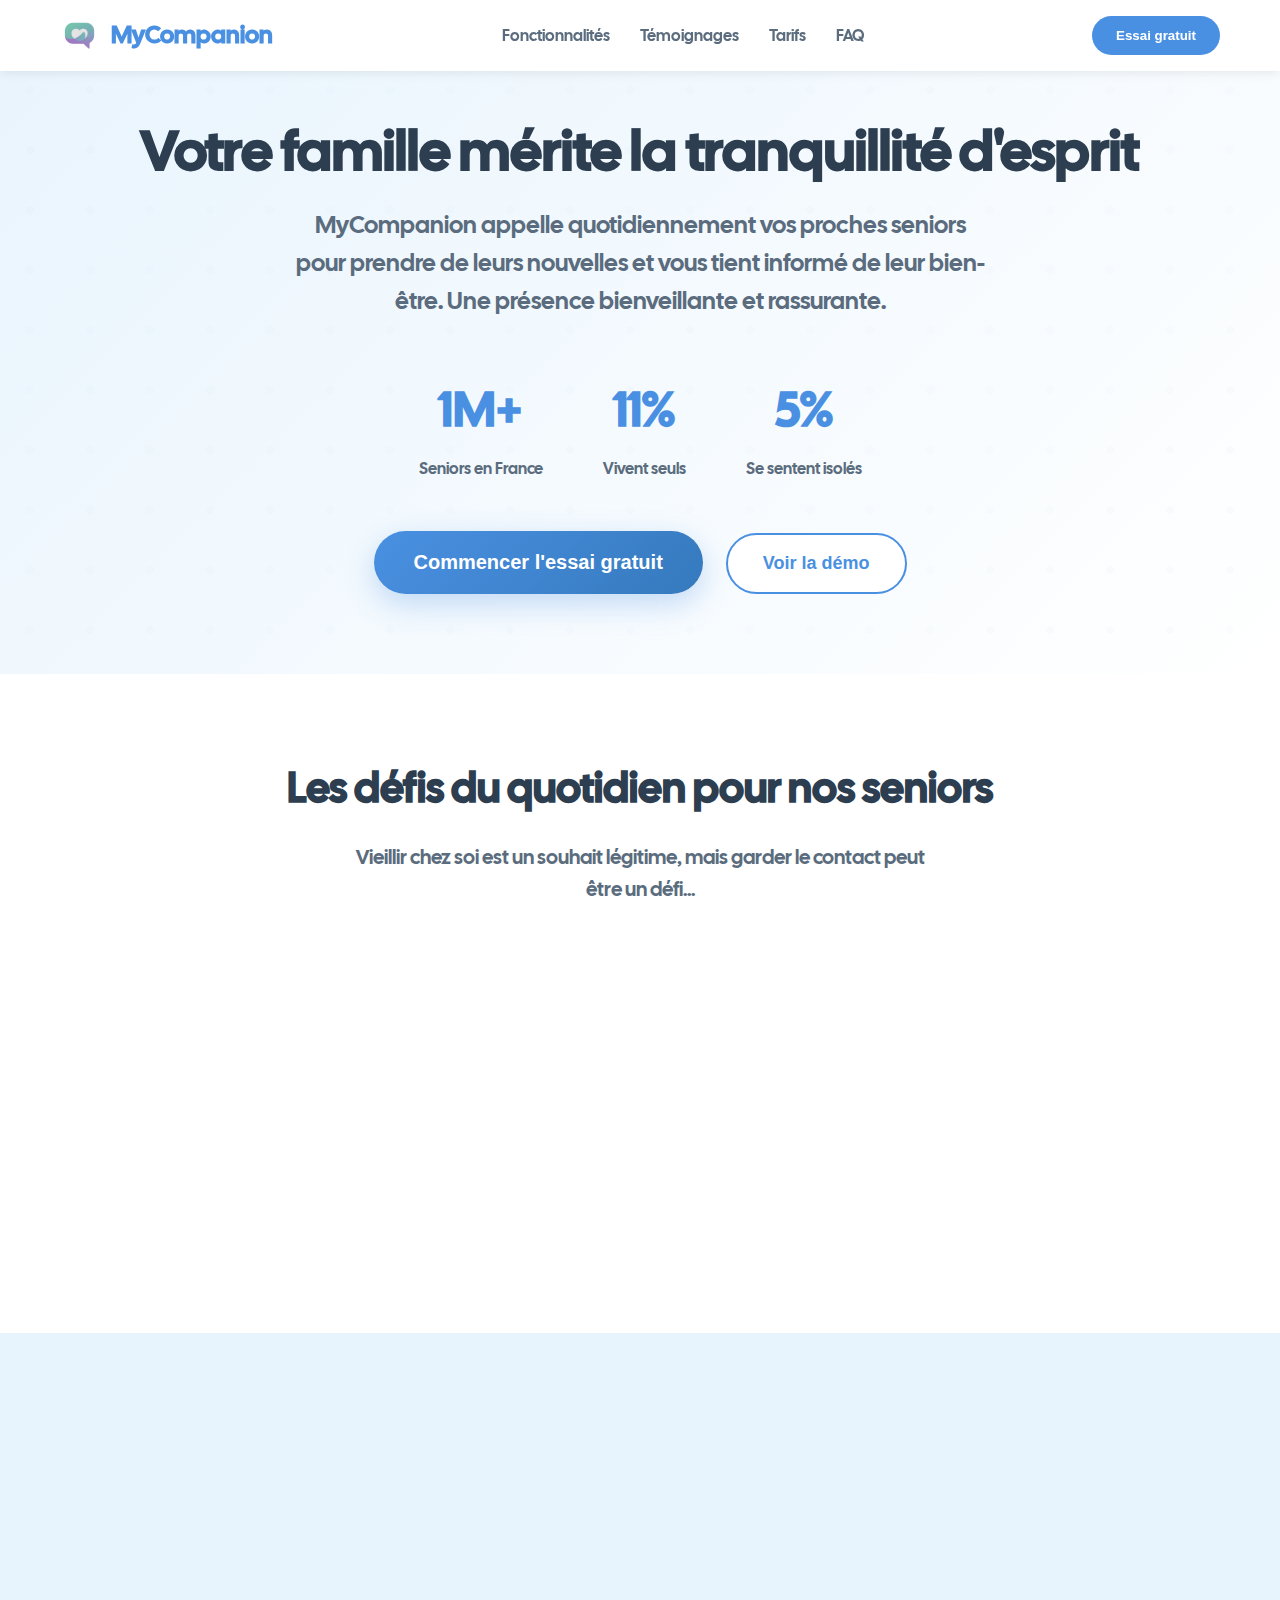
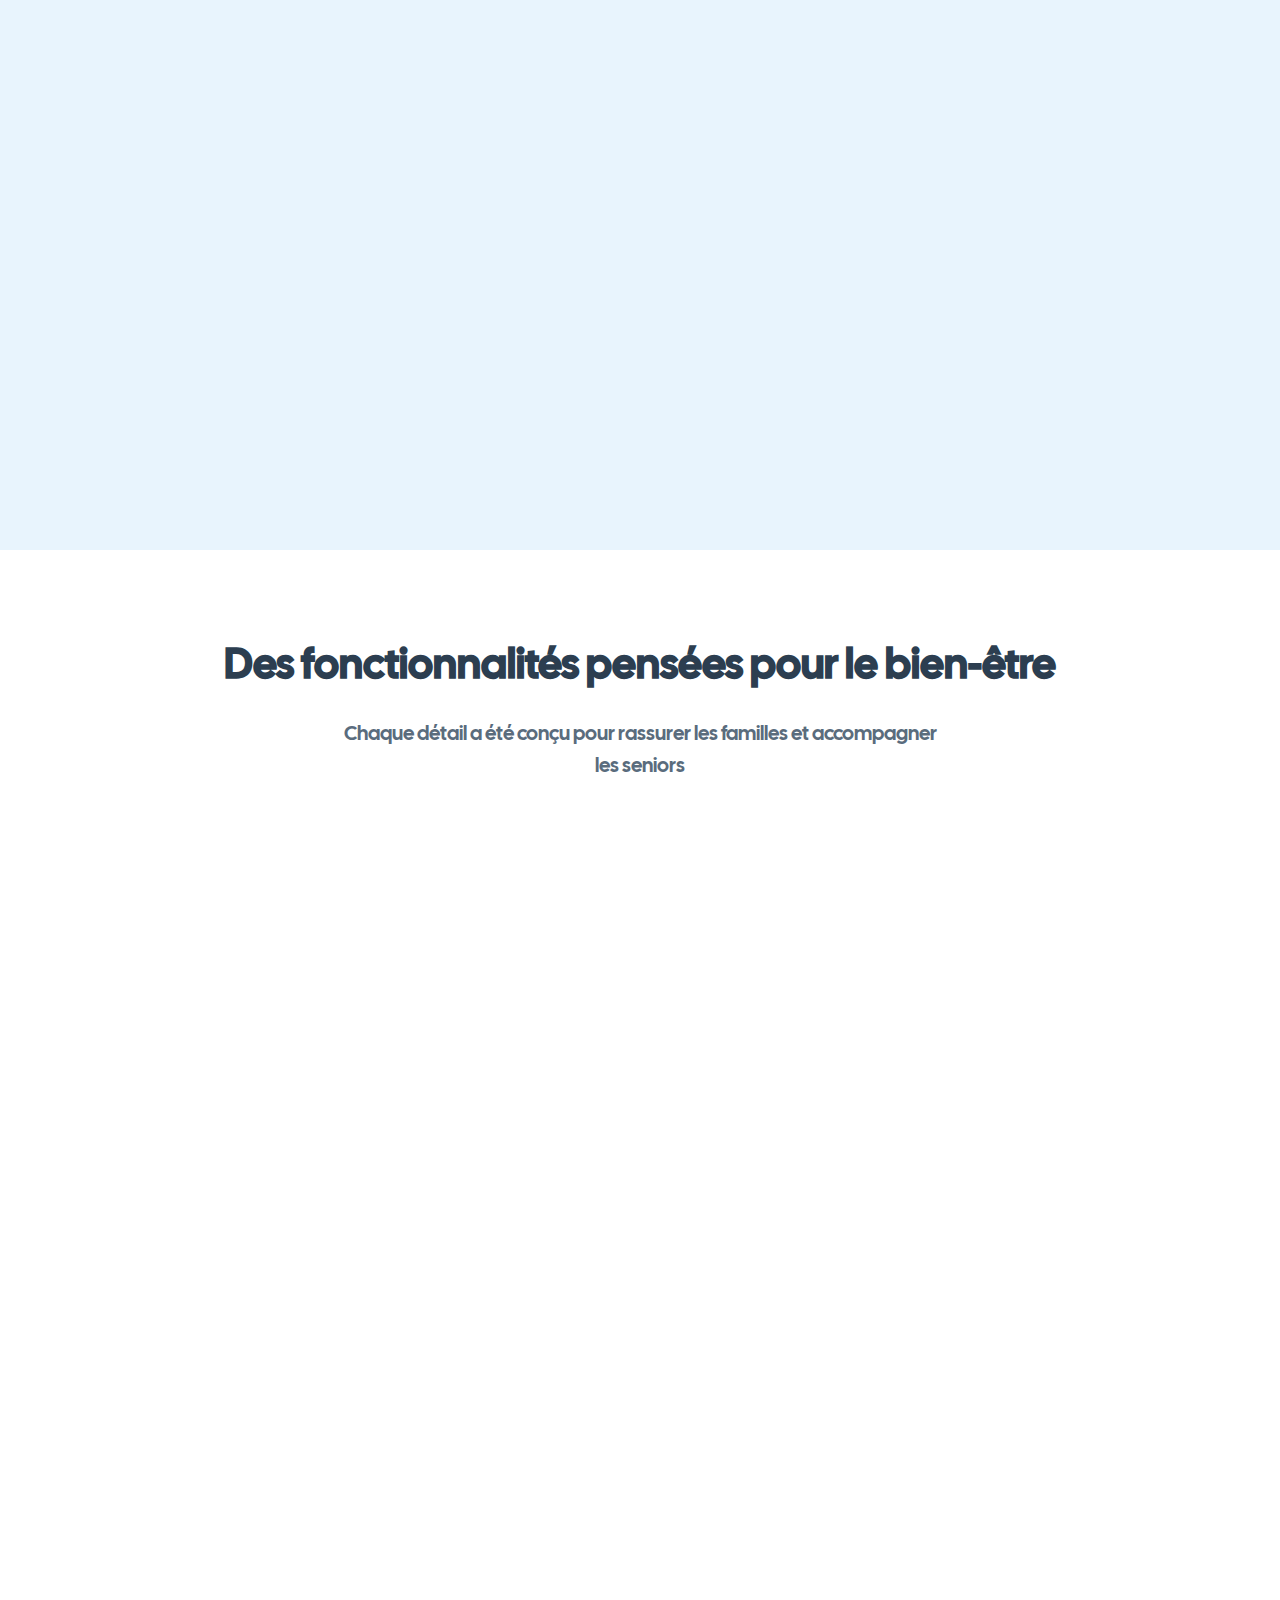
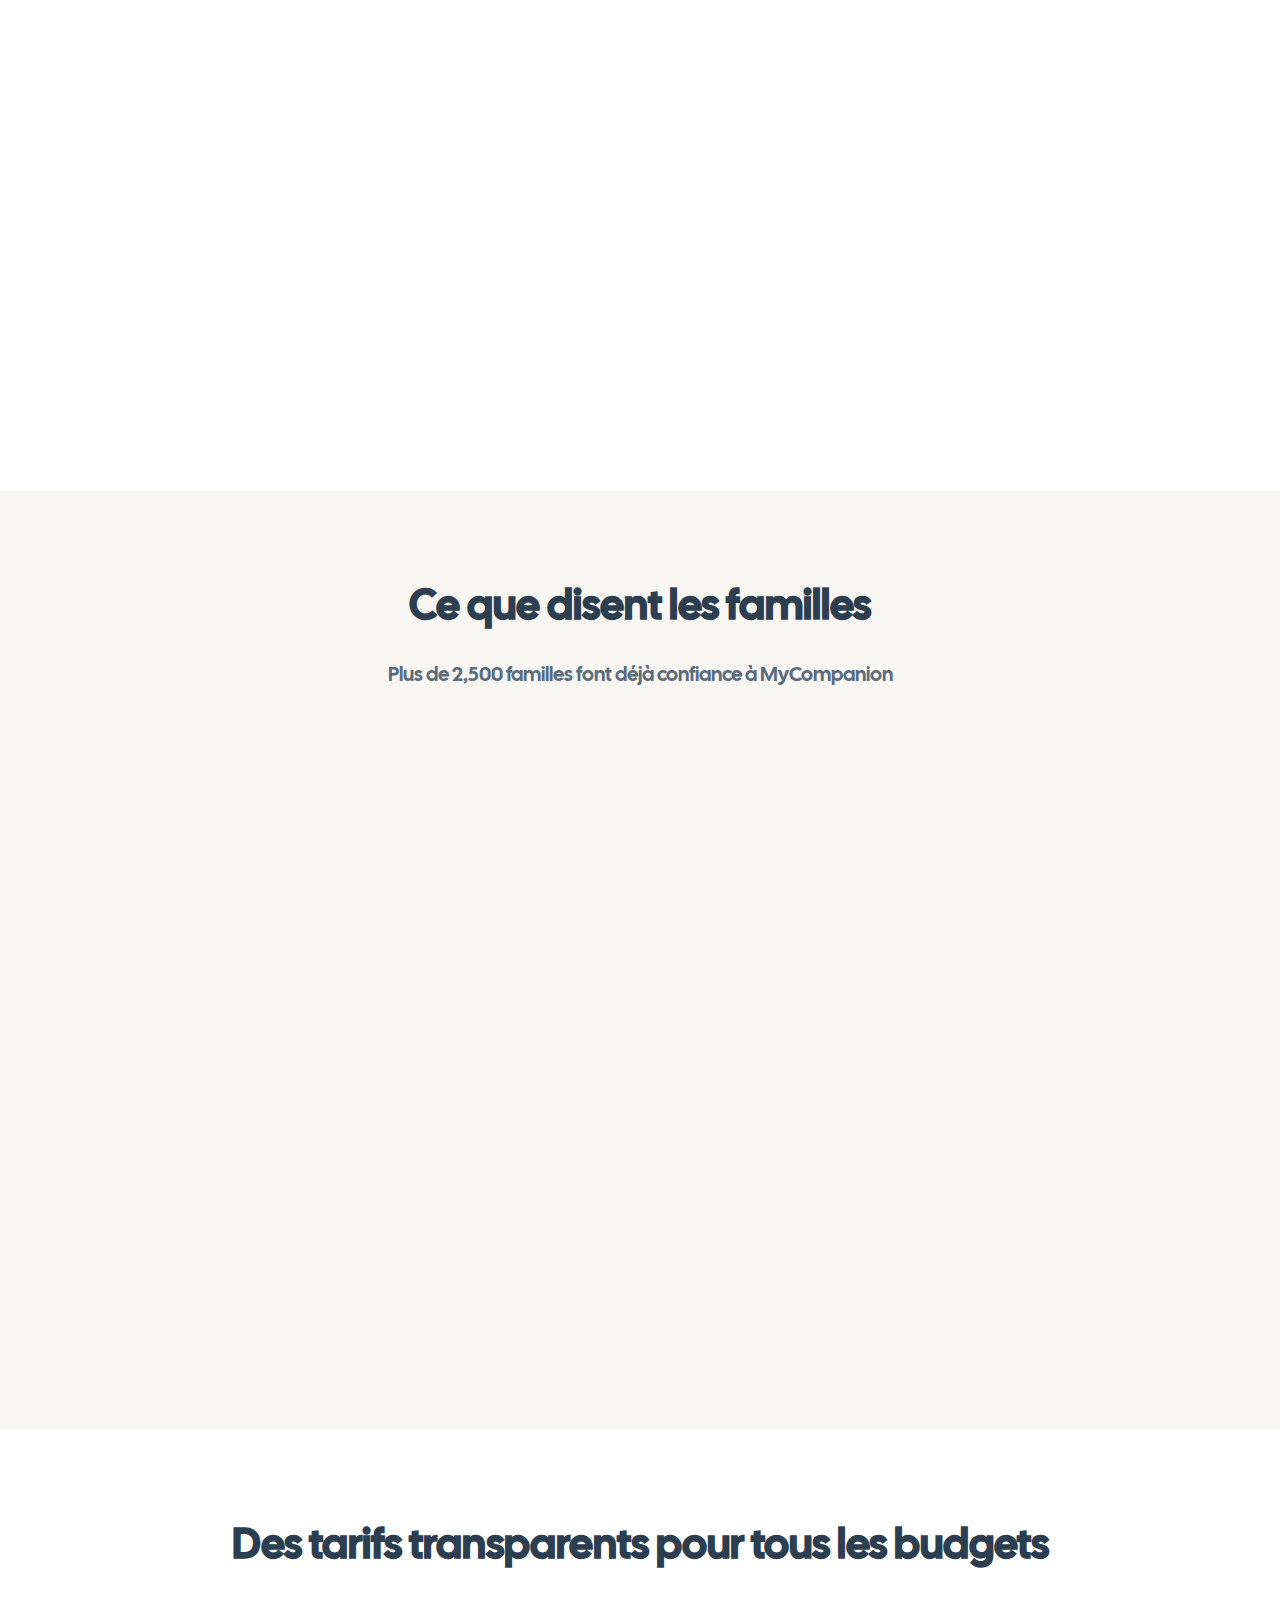
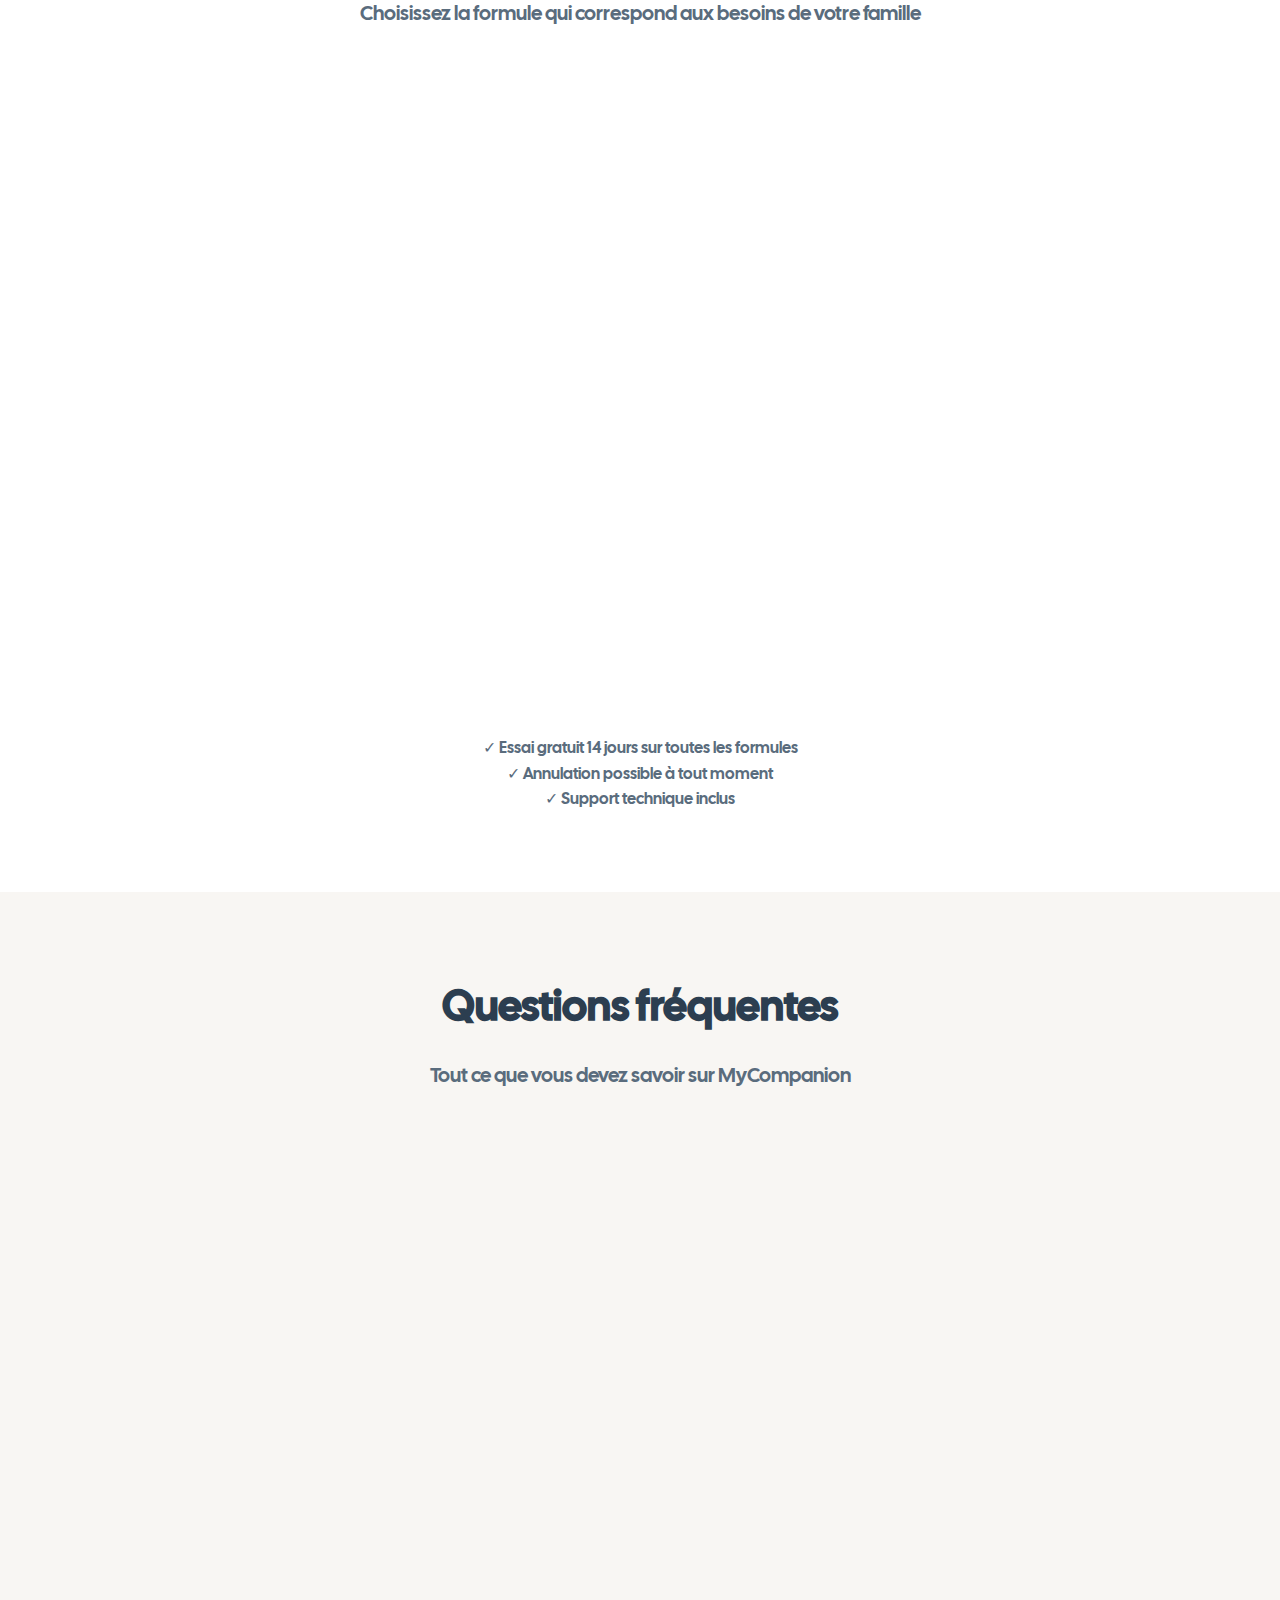
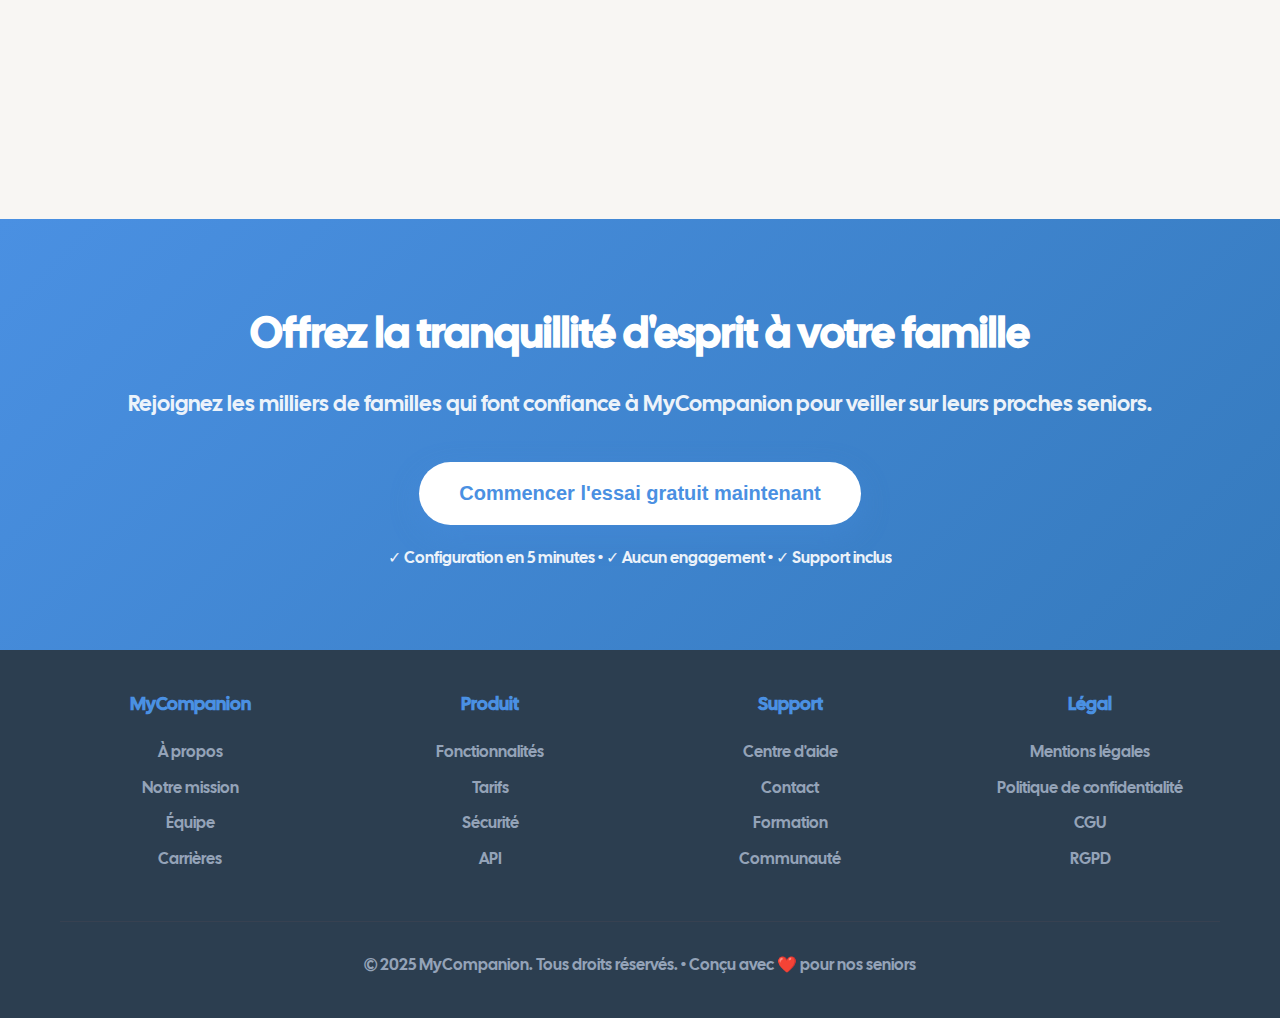
<file: fr/index.html>
<!DOCTYPE html>
<html lang="fr">
<head>
    <meta charset="UTF-8">
    <meta name="viewport" content="width=device-width, initial-scale=1.0">
    <title>MyCompanion - Votre Compagnon IA Personnel pour Seniors</title>
    <meta name="description" content="Un service IA bienveillant qui appelle quotidiennement vos proches seniors pour prendre de leurs nouvelles et vous tient informé de leur bien-être.">
    <link rel="preconnect" href="https://fonts.googleapis.com">
    <link rel="preconnect" href="https://fonts.gstatic.com" crossorigin>
    <link href="https://fonts.googleapis.com/css2?family=Cal+Sans:wght@400;600;700;800&display=swap" rel="stylesheet">
    <link rel="icon" type="image/png" href="[data-uri]" sizes="32x32">

    <style>
        * {
            margin: 0;
            padding: 0;
            box-sizing: border-box;
        }

        :root {
            --primary-color: #4a90e2;
            --secondary-color: #7fb069;
            --accent-color: #f4a261;
            --warm-gray: #f8f6f3;
            --soft-blue: #e8f4fd;
            --text-dark: #2c3e50;
            --text-gray: #5a6c7d;
            --border-light: #e2e8f0;
        }

        body {
            font-family: 'Cal Sans', 'Inter', -apple-system, BlinkMacSystemFont, sans-serif;
            line-height: 1.6;
            color: var(--text-dark);
            background: var(--warm-gray);
        }

        .container {
            max-width: 1200px;
            margin: 0 auto;
            padding: 0 20px;
        }

        /* Header */
        .header {
            background: white;
            box-shadow: 0 2px 10px rgba(0, 0, 0, 0.08);
            padding: 1rem 0;
            position: fixed;
            width: 100%;
            top: 0;
            z-index: 1000;
        }

        .nav {
            display: flex;
            justify-content: space-between;
            align-items: center;
        }

        .logo {
            display: flex;
            align-items: center;
            gap: 12px;
            font-size: 24px;
            font-weight: 800;
            color: var(--primary-color);
        }

        .nav-links {
            display: flex;
            gap: 30px;
            list-style: none;
        }

        .nav-links a {
            text-decoration: none;
            color: var(--text-gray);
            font-weight: 500;
            transition: color 0.3s;
        }

        .nav-links a:hover {
            color: var(--primary-color);
        }

        .cta-header {
            background: var(--primary-color);
            color: white;
            padding: 12px 24px;
            border-radius: 25px;
            text-decoration: none;
            font-weight: 600;
            transition: all 0.3s;
            cursor: pointer;
            border: none;
        }

        .cta-header:hover {
            background: #357abd;
            transform: translateY(-2px);
            box-shadow: 0 8px 25px rgba(74, 144, 226, 0.3);
        }

        /* Hero Section */
        .hero {
            background: linear-gradient(135deg, var(--soft-blue) 0%, white 100%);
            padding: 120px 0 80px;
            text-align: center;
            position: relative;
            overflow: hidden;
        }

        .hero::before {
            content: '';
            position: absolute;
            top: 0;
            left: 0;
            right: 0;
            bottom: 0;
            background: url("data:image/svg+xml,%3Csvg width='60' height='60' viewBox='0 0 60 60' xmlns='http://www.w3.org/2000/svg'%3E%3Cg fill='none' fill-rule='evenodd'%3E%3Cg fill='%234a90e2' fill-opacity='0.05'%3E%3Ccircle cx='30' cy='30' r='4'/%3E%3C/g%3E%3C/g%3E%3C/svg%3E") repeat;
            opacity: 0.4;
        }

        .hero-content {
            position: relative;
            z-index: 2;
        }

        .hero h1 {
            font-size: 56px;
            font-weight: 900;
            color: var(--text-dark);
            margin-bottom: 24px;
            line-height: 1.1;
        }

        .hero .subtitle {
            font-size: 24px;
            color: var(--text-gray);
            margin-bottom: 40px;
            max-width: 700px;
            margin-left: auto;
            margin-right: auto;
            font-weight: 300;
        }

        .hero-stats {
            display: flex;
            justify-content: center;
            gap: 60px;
            margin: 50px 0;
            flex-wrap: wrap;
        }

        .stat {
            text-align: center;
        }

        .stat .number {
            font-size: 48px;
            font-weight: 800;
            color: var(--primary-color);
            display: block;
        }

        .stat .label {
            font-size: 16px;
            color: var(--text-gray);
            margin-top: 8px;
        }

        .hero-cta {
            margin-top: 50px;
        }

        .btn-primary {
            background: linear-gradient(135deg, var(--primary-color), #357abd);
            color: white;
            padding: 20px 40px;
            border-radius: 50px;
            text-decoration: none;
            font-size: 20px;
            font-weight: 700;
            display: inline-block;
            transition: all 0.3s;
            border: none;
            cursor: pointer;
            box-shadow: 0 10px 30px rgba(74, 144, 226, 0.3);
        }

        .btn-primary:hover {
            transform: translateY(-3px);
            box-shadow: 0 15px 40px rgba(74, 144, 226, 0.4);
        }

        .btn-secondary {
            background: white;
            color: var(--primary-color);
            padding: 18px 35px;
            border-radius: 50px;
            text-decoration: none;
            font-size: 18px;
            font-weight: 600;
            display: inline-block;
            transition: all 0.3s;
            border: 2px solid var(--primary-color);
            margin-left: 20px;
            cursor: pointer;
        }

        .btn-secondary:hover {
            background: var(--primary-color);
            color: white;
        }

        /* Modal pour collecte d'emails */
        .modal {
            display: none;
            position: fixed;
            z-index: 2000;
            left: 0;
            top: 0;
            width: 100%;
            height: 100%;
            background-color: rgba(0, 0, 0, 0.5);
            backdrop-filter: blur(5px);
        }

        .modal-content {
            background-color: white;
            margin: 5% auto;
            padding: 40px;
            border-radius: 20px;
            max-width: 500px;
            width: 90%;
            position: relative;
            animation: slideIn 0.3s ease-out;
            box-shadow: 0 20px 60px rgba(0, 0, 0, 0.3);
        }

        @keyframes slideIn {
            from {
                transform: translateY(-50px);
                opacity: 0;
            }
            to {
                transform: translateY(0);
                opacity: 1;
            }
        }

        .close {
            position: absolute;
            right: 20px;
            top: 20px;
            font-size: 28px;
            font-weight: bold;
            cursor: pointer;
            color: var(--text-gray);
            transition: color 0.3s;
        }

        .close:hover {
            color: var(--primary-color);
        }

        .modal h2 {
            color: var(--primary-color);
            margin-bottom: 10px;
            font-size: 28px;
            text-align: center;
        }

        .modal p {
            color: var(--text-gray);
            margin-bottom: 30px;
            text-align: center;
            font-size: 16px;
        }

        .form-group {
            margin-bottom: 20px;
        }

        .form-group label {
            display: block;
            margin-bottom: 5px;
            color: var(--text-dark);
            font-weight: 600;
        }

        .form-group input,
        .form-group textarea {
            width: 100%;
            padding: 12px;
            border: 2px solid var(--border-light);
            border-radius: 8px;
            font-size: 16px;
            transition: border-color 0.3s;
            font-family: inherit;
        }

        .form-group input:focus,
        .form-group textarea:focus {
            outline: none;
            border-color: var(--primary-color);
        }

        .form-group.required label::after {
            content: " *";
            color: #dc2626;
        }

        .submit-btn {
            width: 100%;
            background: var(--primary-color);
            color: white;
            padding: 15px;
            border: none;
            border-radius: 8px;
            font-size: 18px;
            font-weight: 600;
            cursor: pointer;
            transition: all 0.3s;
        }

        .submit-btn:hover {
            background: #357abd;
            transform: translateY(-2px);
        }

        .submit-btn:disabled {
            background: #a0a0a0;
            cursor: not-allowed;
            transform: none;
        }

        .form-message {
            margin-top: 15px;
            padding: 10px;
            border-radius: 5px;
            text-align: center;
            font-weight: 600;
        }

        .form-message.success {
            background: #d4edda;
            color: #155724;
            border: 1px solid #c3e6cb;
        }

        .form-message.error {
            background: #f8d7da;
            color: #721c24;
            border: 1px solid #f5c6cb;
        }

        /* Problem Section */
        .problem {
            padding: 80px 0;
            background: white;
        }

        .section-title {
            text-align: center;
            font-size: 42px;
            font-weight: 800;
            color: var(--text-dark);
            margin-bottom: 20px;
        }

        .section-subtitle {
            text-align: center;
            font-size: 20px;
            color: var(--text-gray);
            margin-bottom: 60px;
            max-width: 600px;
            margin-left: auto;
            margin-right: auto;
        }

        .problem-grid {
            display: grid;
            grid-template-columns: repeat(auto-fit, minmax(300px, 1fr));
            gap: 40px;
            margin-top: 60px;
        }

        .problem-card {
            background: #fef2f2;
            border: 2px solid #fecaca;
            border-radius: 20px;
            padding: 30px;
            text-align: center;
            transition: transform 0.3s;
        }

        .problem-card:hover {
            transform: translateY(-5px);
        }

        .problem-icon {
            font-size: 48px;
            margin-bottom: 20px;
            display: block;
        }

        .problem-title {
            font-size: 22px;
            font-weight: 700;
            color: #dc2626;
            margin-bottom: 15px;
        }

        .problem-desc {
            color: #7f1d1d;
            line-height: 1.6;
        }

        /* Solution Section */
        .solution {
            padding: 80px 0;
            background: var(--soft-blue);
        }

        .solution-content {
            display: grid;
            grid-template-columns: 1fr 1fr;
            gap: 60px;
            align-items: center;
        }

        .solution-text h2 {
            font-size: 42px;
            font-weight: 800;
            color: var(--text-dark);
            margin-bottom: 25px;
            line-height: 1.2;
        }

        .solution-text p {
            font-size: 20px;
            color: var(--text-gray);
            margin-bottom: 30px;
            line-height: 1.7;
        }

        .solution-features {
            list-style: none;
        }

        .solution-features li {
            padding: 12px 0;
            font-size: 18px;
            color: var(--text-dark);
            display: flex;
            align-items: center;
            gap: 15px;
        }

        .solution-features li::before {
            content: "✅";
            font-size: 20px;
        }

        .solution-visual {
            background: white;
            border-radius: 20px;
            padding: 40px;
            box-shadow: 0 20px 40px rgba(0, 0, 0, 0.1);
            text-align: center;
        }

        .phone-mockup {
            background: var(--primary-color);
            color: white;
            padding: 30px 20px;
            border-radius: 25px;
            margin: 0 auto;
            max-width: 280px;
            position: relative;
        }

        .call-interface {
            background: rgba(255, 255, 255, 0.1);
            border-radius: 15px;
            padding: 20px;
            margin-bottom: 20px;
        }

        .caller-info {
            display: flex;
            align-items: center;
            gap: 15px;
            margin-bottom: 15px;
        }

        .caller-avatar {
            width: 50px;
            height: 50px;
            background: var(--accent-color);
            border-radius: 50%;
            display: flex;
            align-items: center;
            justify-content: center;
            font-size: 24px;
        }

        .caller-details h4 {
            font-size: 18px;
            margin-bottom: 5px;
        }

        .caller-details p {
            font-size: 14px;
            opacity: 0.8;
        }

        .call-status {
            background: var(--secondary-color);
            padding: 10px;
            border-radius: 10px;
            font-size: 14px;
            font-weight: 600;
        }

        /* Features Section */
        .features {
            padding: 80px 0;
            background: white;
        }

        .features-grid {
            display: grid;
            grid-template-columns: repeat(auto-fit, minmax(350px, 1fr));
            gap: 40px;
            margin-top: 60px;
        }

        .feature-card {
            background: var(--warm-gray);
            border-radius: 20px;
            padding: 40px;
            text-align: center;
            transition: all 0.3s;
            border: 2px solid transparent;
        }

        .feature-card:hover {
            transform: translateY(-5px);
            border-color: var(--primary-color);
            background: white;
            box-shadow: 0 20px 40px rgba(0, 0, 0, 0.1);
        }

        .feature-icon {
            width: 80px;
            height: 80px;
            background: linear-gradient(135deg, var(--primary-color), #357abd);
            border-radius: 20px;
            display: flex;
            align-items: center;
            justify-content: center;
            font-size: 36px;
            margin: 0 auto 25px;
            color: white;
        }

        .feature-title {
            font-size: 24px;
            font-weight: 700;
            color: var(--text-dark);
            margin-bottom: 15px;
        }

        .feature-desc {
            color: var(--text-gray);
            line-height: 1.6;
            margin-bottom: 20px;
        }

        .feature-benefits {
            list-style: none;
            text-align: left;
        }

        .feature-benefits li {
            padding: 8px 0;
            color: var(--text-dark);
            display: flex;
            align-items: center;
            gap: 10px;
            font-size: 14px;
        }

        .feature-benefits li::before {
            content: "•";
            color: var(--primary-color);
            font-weight: bold;
            font-size: 18px;
        }

        /* Testimonials */
        .testimonials {
            padding: 80px 0;
            background: var(--warm-gray);
        }

        .testimonials-grid {
            display: grid;
            grid-template-columns: repeat(auto-fit, minmax(400px, 1fr));
            gap: 40px;
            margin-top: 60px;
        }

        .testimonial {
            background: white;
            border-radius: 20px;
            padding: 40px;
            box-shadow: 0 10px 30px rgba(0, 0, 0, 0.1);
            position: relative;
        }

        .testimonial::before {
            content: '"';
            position: absolute;
            top: -10px;
            left: 30px;
            font-size: 80px;
            color: var(--primary-color);
            opacity: 0.3;
            font-family: serif;
        }

        .testimonial-content {
            font-size: 18px;
            line-height: 1.6;
            color: var(--text-dark);
            margin-bottom: 25px;
            font-style: italic;
        }

        .testimonial-author {
            display: flex;
            align-items: center;
            gap: 15px;
        }

        .author-avatar {
            width: 60px;
            height: 60px;
            background: var(--primary-color);
            border-radius: 50%;
            display: flex;
            align-items: center;
            justify-content: center;
            color: white;
            font-size: 24px;
            font-weight: bold;
        }

        .author-info h4 {
            font-size: 18px;
            font-weight: 700;
            color: var(--text-dark);
            margin-bottom: 5px;
        }

        .author-info p {
            color: var(--text-gray);
            font-size: 14px;
        }

        /* Pricing */
        .pricing {
            padding: 80px 0;
            background: white;
        }

        .pricing-grid {
            display: grid;
            grid-template-columns: repeat(auto-fit, minmax(300px, 1fr));
            gap: 30px;
            margin-top: 60px;
        }

        .pricing-card {
            background: var(--warm-gray);
            border-radius: 20px;
            padding: 40px;
            text-align: center;
            position: relative;
            transition: all 0.3s;
            border: 3px solid transparent;
        }

        .pricing-card.featured {
            background: white;
            border-color: var(--primary-color);
            transform: scale(1.05);
            box-shadow: 0 20px 40px rgba(74, 144, 226, 0.2);
        }

        .pricing-card.featured::before {
            content: "Le plus populaire";
            position: absolute;
            top: -15px;
            left: 50%;
            transform: translateX(-50%);
            background: var(--primary-color);
            color: white;
            padding: 8px 20px;
            border-radius: 20px;
            font-size: 14px;
            font-weight: 600;
        }

        .pricing-card:hover {
            transform: translateY(-5px);
            box-shadow: 0 20px 40px rgba(0, 0, 0, 0.1);
        }

        .plan-name {
            font-size: 24px;
            font-weight: 700;
            color: var(--text-dark);
            margin-bottom: 15px;
        }

        .plan-price {
            font-size: 48px;
            font-weight: 800;
            color: var(--primary-color);
            margin-bottom: 10px;
        }

        .plan-price .currency {
            font-size: 24px;
            vertical-align: top;
        }

        .plan-price .period {
            font-size: 18px;
            color: var(--text-gray);
            font-weight: 400;
        }

        .plan-features {
            list-style: none;
            margin: 30px 0;
            text-align: left;
        }

        .plan-features li {
            padding: 12px 0;
            display: flex;
            align-items: center;
            gap: 12px;
            color: var(--text-dark);
        }

        .plan-features li::before {
            content: "✓";
            color: var(--secondary-color);
            font-weight: bold;
            font-size: 18px;
        }

        .plan-cta {
            width: 100%;
            padding: 15px;
            border-radius: 10px;
            border: none;
            font-size: 16px;
            font-weight: 600;
            cursor: pointer;
            transition: all 0.3s;
        }

        .plan-cta.primary {
            background: var(--primary-color);
            color: white;
        }

        .plan-cta.secondary {
            background: transparent;
            color: var(--primary-color);
            border: 2px solid var(--primary-color);
        }

        .plan-cta:hover {
            transform: translateY(-2px);
            box-shadow: 0 8px 20px rgba(0, 0, 0, 0.15);
        }

        /* FAQ */
        .faq {
            padding: 80px 0;
            background: var(--warm-gray);
        }

        .faq-list {
            max-width: 800px;
            margin: 60px auto 0;
        }

        .faq-item {
            background: white;
            border-radius: 15px;
            margin-bottom: 20px;
            overflow: hidden;
            box-shadow: 0 5px 15px rgba(0, 0, 0, 0.05);
        }

        .faq-question {
            padding: 25px;
            background: white;
            border: none;
            width: 100%;
            text-align: left;
            font-size: 18px;
            font-weight: 600;
            color: var(--text-dark);
            cursor: pointer;
            display: flex;
            justify-content: space-between;
            align-items: center;
            transition: all 0.3s;
        }

        .faq-question:hover {
            background: var(--soft-blue);
        }

        .faq-question::after {
            content: "+";
            font-size: 24px;
            color: var(--primary-color);
            transition: transform 0.3s;
        }

        .faq-question.active::after {
            transform: rotate(45deg);
        }

        .faq-answer {
            padding: 0 25px;
            max-height: 0;
            overflow: hidden;
            transition: all 0.3s ease;
            color: var(--text-gray);
            line-height: 1.6;
        }

        .faq-answer.active {
            padding: 0 25px 25px;
            max-height: 200px;
        }

        /* CTA Final */
        .final-cta {
            padding: 80px 0;
            background: linear-gradient(135deg, var(--primary-color), #357abd);
            color: white;
            text-align: center;
        }

        .final-cta h2 {
            font-size: 42px;
            font-weight: 800;
            margin-bottom: 20px;
        }

        .final-cta p {
            font-size: 22px;
            margin-bottom: 40px;
            opacity: 0.9;
        }

        .final-cta .btn-primary {
            background: white;
            color: var(--primary-color);
        }

        .final-cta .btn-primary:hover {
            background: var(--warm-gray);
        }

        /* Footer */
        .footer {
            background: var(--text-dark);
            color: white;
            padding: 40px 0;
            text-align: center;
        }

        .footer-content {
            display: grid;
            grid-template-columns: repeat(auto-fit, minmax(250px, 1fr));
            gap: 40px;
            margin-bottom: 40px;
        }

        .footer-section h4 {
            font-size: 18px;
            font-weight: 700;
            margin-bottom: 20px;
            color: var(--primary-color);
        }

        .footer-section ul {
            list-style: none;
        }

        .footer-section li {
            margin-bottom: 10px;
        }

        .footer-section a {
            color: #94a3b8;
            text-decoration: none;
            transition: color 0.3s;
        }

        .footer-section a:hover {
            color: white;
        }

        .footer-bottom {
            border-top: 1px solid #374151;
            padding-top: 30px;
            color: #94a3b8;
        }

        /* Responsive */
        @media (max-width: 768px) {
            .nav-links {
                display: none;
            }

            .hero h1 {
                font-size: 36px;
            }

            .hero .subtitle {
                font-size: 18px;
            }

            .hero-stats {
                gap: 30px;
            }

            .btn-secondary {
                display: block;
                margin: 20px auto 0;
            }

            .solution-content {
                grid-template-columns: 1fr;
                gap: 40px;
            }

            .section-title {
                font-size: 32px;
            }

            .features-grid,
            .testimonials-grid,
            .pricing-grid {
                grid-template-columns: 1fr;
            }

            .pricing-card.featured {
                transform: none;
            }

            .modal-content {
                margin: 10% auto;
                width: 95%;
                padding: 30px;
            }
        }

        /* Animations */
        @keyframes fadeInUp {
            from {
                opacity: 0;
                transform: translateY(30px);
            }
            to {
                opacity: 1;
                transform: translateY(0);
            }
        }

        .animate-on-scroll {
            opacity: 0;
            transform: translateY(30px);
            transition: all 0.6s ease;
        }

        .animate-on-scroll.animated {
            opacity: 1;
            transform: translateY(0);
        }

        /* Floating elements */
        .floating {
            animation: float 6s ease-in-out infinite;
        }

        @keyframes float {
            0%, 100% { transform: translateY(0px); }
            50% { transform: translateY(-20px); }
        }
    </style>
</head>
<body>
    <!-- Header -->
    <header class="header">
        <nav class="nav container">
            <div class="logo">
                <img style="width: 39px;" src="[data-uri]" alt="Logo">
                <span>MyCompanion</span>
            </div>
            <ul class="nav-links">
                <li><a href="#fonctionnalites">Fonctionnalités</a></li>
                <li><a href="#temoignages">Témoignages</a></li>
                <li><a href="#tarifs">Tarifs</a></li>
                <li><a href="#faq">FAQ</a></li>
            </ul>
            <button class="cta-header" onclick="openModal()">Essai gratuit</button>
        </nav>
    </header>

    <!-- Modal de collecte d'emails -->
    <div id="emailModal" class="modal">
        <div class="modal-content">
            <span class="close" onclick="closeModal()">&times;</span>
            <h2>🔔 Être alerté au lancement</h2>
            <p>MyCompanion est acutellement en beta privée et sera bientôt disponible ! Laissez-nous vos coordonnées pour être parmi les premiers informés.</p>
            
            <form id="emailForm">
                <div class="form-group required">
                    <label for="email">Votre email</label>
                    <input type="email" id="email" name="email" required placeholder="votre@email.com">
                </div>
                
                <div class="form-group">
                    <label for="name">Votre nom</label>
                    <input type="text" id="name" name="name" placeholder="Prénom Nom">
                </div>
                
                <div class="form-group">
                    <label for="phone">Téléphone (optionnel)</label>
                    <input type="tel" id="phone" name="phone" placeholder="06 12 34 56 78">
                </div>
                
                <div class="form-group">
                    <label for="situation">Votre situation</label>
                    <textarea id="situation" name="situation" rows="3" placeholder="Parlez-nous de votre situation avec votre proche senior..."></textarea>
                </div>
                
                <button type="submit" class="submit-btn" id="submitBtn">
                    📧 M'alerter au lancement
                </button>
            </form>
            
            <div id="formMessage" class="form-message" style="display: none;"></div>
        </div>
    </div>

    <!-- Hero Section -->
    <section class="hero">
        <div class="container">
            <div class="hero-content">
                <h1>Votre famille mérite la tranquillité d'esprit</h1>
                <p class="subtitle">
                    MyCompanion appelle quotidiennement vos proches seniors pour prendre de leurs nouvelles
                    et vous tient informé de leur bien-être. Une présence bienveillante et rassurante.
                </p>
                
                <div class="hero-stats">
                    <div class="stat">
                        <span class="number">15M+</span>
                        <div class="label">Seniors en France</div>
                    </div>
                    <div class="stat">
                        <span class="number">92%</span>
                        <div class="label">Vivent seuls</div>
                    </div>
                    <div class="stat">
                        <span class="number">40%</span>
                        <div class="label">Se sentent isolés</div>
                    </div>
                </div>

                <div class="hero-cta">
                    <button class="btn-primary" onclick="openModal()">Commencer l'essai gratuit</button>
                    <button class="btn-secondary" onclick="openModal()">Voir la démo</button>
                </div>
            </div>
        </div>
    </section>

    <!-- Problem Section -->
    <section class="problem">
        <div class="container">
            <h2 class="section-title">Les défis du quotidien pour nos seniors</h2>
            <p class="section-subtitle">
                Vieillir chez soi est un souhait légitime, mais garder le contact peut être un défi...
            </p>

            <div class="problem-grid">
                <div class="problem-card animate-on-scroll">
                    <span class="problem-icon">😰</span>
                    <h3 class="problem-title">Inquiétude permanente</h3>
                    <p class="problem-desc">
                        "Comment va maman aujourd'hui ? A-t-elle pris ses médicaments ? 
                        Est-ce qu'elle mange correctement ?"
                    </p>
                </div>

                <div class="problem-card animate-on-scroll">
                    <span class="problem-icon">📞</span>
                    <h3 class="problem-title">Manque de contact</h3>
                    <p class="problem-desc">
                        Les journées passent sans nouvelles, difficile de savoir si tout va bien
                        sans être trop intrusif.
                    </p>
                </div>

                <div class="problem-card animate-on-scroll">
                    <span class="problem-icon">😔</span>
                    <h3 class="problem-title">Isolement social</h3>
                    <p class="problem-desc">
                        Moins de contacts sociaux, perte de repères, 
                        risque de dépression et de déclin cognitif.
                    </p>
                </div>
            </div>
        </div>
    </section>

    <!-- Solution Section -->
    <section class="solution">
        <div class="container">
            <div class="solution-content">
                <div class="solution-text animate-on-scroll">
                    <h2>Une présence bienveillante, tous les jours</h2>
                    <p>
                        MyCompanion est bien plus qu'un simple service : c'est un compagnon numérique 
                        qui veille sur vos proches avec la même attention qu'un membre de la famille.
                    </p>
                    
                    <ul class="solution-features">
                        <li>Appels quotidiens personnalisés</li>
                        <li>Conversations bienveillantes et naturelles</li>
                        <li>Détection des signes de détresse</li>
                        <li>Alertes famille en cas de problème</li>
                        <li>Stimulation cognitive douce</li>
                        <li>Interface simple, aucune technologie complexe</li>
                    </ul>

                    <button class="btn-primary" onclick="openModal()">Découvrir les fonctionnalités</button>
                </div>

                <div class="solution-visual animate-on-scroll floating">
                    <div class="phone-mockup">
                        <div class="call-interface">
                            <div class="caller-info">
                                <div class="caller-avatar">🤖</div>
                                <div class="caller-details">
                                    <h4>MyCompanion</h4>
                                    <p>Appel quotidien</p>
                                </div>
                            </div>
                            <div class="call-status">
                                "Bonjour Madame Dupont ! Comment allez-vous aujourd'hui ?"
                            </div>
                        </div>
                        <div style="color: white; font-size: 14px; margin-top: 15px;">
                            ✓ Conversation naturelle<br>
                            ✓ Détection d'urgence<br>
                            ✓ Rapport automatique
                        </div>
                    </div>
                </div>
            </div>
        </div>
    </section>

    <!-- Features Section -->
    <section id="fonctionnalites" class="features">
        <div class="container">
            <h2 class="section-title">Des fonctionnalités pensées pour le bien-être</h2>
            <p class="section-subtitle">
                Chaque détail a été conçu pour rassurer les familles et accompagner les seniors
            </p>

            <div class="features-grid">
                <div class="feature-card animate-on-scroll">
                    <div class="feature-icon">📞</div>
                    <h3 class="feature-title">Appels Quotidiens</h3>
                    <p class="feature-desc">
                        Conversations naturelles et bienveillantes adaptées à chaque personnalité. 
                        L'IA apprend les habitudes et préférences de votre proche.
                    </p>
                    <ul class="feature-benefits">
                        <li>Horaire personnalisé selon les habitudes</li>
                        <li>Conversation adaptée à l'humeur du jour</li>
                        <li>Détection automatique des signes d'alarme</li>
                        <li>Durée flexible selon les besoins</li>
                    </ul>
                </div>

                <div class="feature-card animate-on-scroll">
                    <div class="feature-icon">💬</div>
                    <h3 class="feature-title">Conversations Enrichissantes</h3>
                    <p class="feature-desc">
                        Échanges naturels et bienveillants qui s'adaptent aux centres d'intérêt 
                        et à l'humeur de votre proche. L'IA apprend à le connaître.
                    </p>
                    <ul class="feature-benefits">
                        <li>Sujets adaptés aux passions de chacun</li>
                        <li>Écoute active et empathique</li>
                        <li>Partage de souvenirs et d'expériences</li>
                        <li>Encouragement et soutien moral</li>
                    </ul>
                </div>

                <div class="feature-card animate-on-scroll">
                    <div class="feature-icon">👨‍👩‍👧‍👦</div>
                    <h3 class="feature-title">Tranquillité Famille</h3>
                    <p class="feature-desc">
                        Rapports quotidiens automatiques, alertes intelligentes et tableau 
                        de bord famille pour rester connecté sans être intrusif.
                    </p>
                    <ul class="feature-benefits">
                        <li>Rapport quotidien par SMS/email</li>
                        <li>Alertes urgence immédiate</li>
                        <li>Tableau de bord famille</li>
                        <li>Historique complet des interactions</li>
                    </ul>
                </div>

                <div class="feature-card animate-on-scroll">
                    <div class="feature-icon">🧠</div>
                    <h3 class="feature-title">Moments de Partage</h3>
                    <p class="feature-desc">
                        Discussions enrichissantes, partage de souvenirs et petits jeux 
                        pour maintenir la vivacité d'esprit et égayer le quotidien.
                    </p>
                    <ul class="feature-benefits">
                        <li>Évocation de souvenirs heureux</li>
                        <li>Petits jeux de mots simples</li>
                        <li>Discussions sur l'actualité</li>
                        <li>Échanges sur les centres d'intérêt</li>
                    </ul>
                </div>

                <div class="feature-card animate-on-scroll">
                    <div class="feature-icon">🚨</div>
                    <h3 class="feature-title">Veille Bienveillante</h3>
                    <p class="feature-desc">
                        Écoute attentive pour détecter si votre proche ne va pas bien 
                        et vous alerter rapidement en cas de préoccupation.
                    </p>
                    <ul class="feature-benefits">
                        <li>Détection des changements d'humeur</li>
                        <li>Repérage des signes de tristesse</li>
                        <li>Alerte immédiate de la famille</li>
                        <li>Vérification de bien-être quotidien</li>
                    </ul>
                </div>

                <div class="feature-card animate-on-scroll">
                    <div class="feature-icon">📱</div>
                    <h3 class="feature-title">Simplicité d'Usage</h3>
                    <p class="feature-desc">
                        Interface senior-friendly, pas besoin de smartphone compliqué. 
                        Fonctionne avec n'importe quel téléphone fixe ou mobile.
                    </p>
                    <ul class="feature-benefits">
                        <li>Compatible téléphone fixe</li>
                        <li>Pas d'application à installer</li>
                        <li>Interface vocale intuitive</li>
                        <li>Support technique dédié</li>
                    </ul>
                </div>
            </div>
        </div>
    </section>

    <!-- Testimonials -->
    <section id="temoignages" class="testimonials">
        <div class="container">
            <h2 class="section-title">Ce que disent les familles</h2>
            <p class="section-subtitle">
                Plus de 2,500 familles font déjà confiance à MyCompanion
            </p>

            <div class="testimonials-grid">
                <div class="testimonial animate-on-scroll">
                    <p class="testimonial-content">
                        "Depuis que maman utilise MyCompanion, je dors beaucoup mieux. Je reçois 
                        un petit résumé chaque soir et je sais qu'elle va bien. Elle adore 
                        ses conversations quotidiennes avec 'son amie robot' comme elle dit !"
                    </p>
                    <div class="testimonial-author">
                        <div class="author-avatar">M</div>
                        <div class="author-info">
                            <h4>Marie Dubois</h4>
                            <p>Fille de Suzanne, 78 ans • Lyon</p>
                        </div>
                    </div>
                </div>

                <div class="testimonial animate-on-scroll">
                    <p class="testimonial-content">
                        "Mon père était très réticent au début, mais maintenant il attend 
                        son appel quotidien ! MyCompanion lui pose des questions sur sa 
                        journée et ils parlent de ses passions. Il se sent moins seul."
                    </p>
                    <div class="testimonial-author">
                        <div class="author-avatar">P</div>
                        <div class="author-info">
                            <h4>Pierre Martin</h4>
                            <p>Fils de Georges, 82 ans • Toulouse</p>
                        </div>
                    </div>
                </div>

                <div class="testimonial animate-on-scroll">
                    <p class="testimonial-content">
                        "Ce service a vraiment changé le quotidien de ma mère. MyCompanion 
                        a remarqué qu'elle semblait triste plusieurs jours et m'a alertée. 
                        J'ai pu lui rendre visite et nous avons pu parler de ce qui la préoccupait."
                    </p>
                    <div class="testimonial-author">
                        <div class="author-avatar">A</div>
                        <div class="author-info">
                            <h4>Anne Leroy</h4>
                            <p>Fille de Monique, 75 ans • Bordeaux</p>
                        </div>
                    </div>
                </div>
            </div>
        </div>
    </section>

    <!-- Pricing -->
    <section id="tarifs" class="pricing">
        <div class="container">
            <h2 class="section-title">Des tarifs transparents pour tous les budgets</h2>
            <p class="section-subtitle">
                Choisissez la formule qui correspond aux besoins de votre famille
            </p>

            <div class="pricing-grid">
                <div class="pricing-card animate-on-scroll">
                    <h3 class="plan-name">Essentiel</h3>
                    <!-- <div class="plan-price">
                        <span class="currency">€</span>29<span class="period">/mois</span>
                    </div> -->
                    <ul class="plan-features">
                        <li>Appel quotidien (10 min)</li>
                        <li>Rapport famille par email</li>
                        <li>Conversations simples et bienveillantes</li>
                        <li>Support par email</li>
                        <li>1 contact famille</li>
                    </ul>
                    <button class="plan-cta secondary" onclick="openModal()">Choisir Essentiel</button>
                </div>

                <div class="pricing-card featured animate-on-scroll">
                    <h3 class="plan-name">Confort</h3>
                    <!-- <div class="plan-price">
                        <span class="currency">€</span>49<span class="period">/mois</span>
                    </div> -->
                    <ul class="plan-features">
                        <li>Appel quotidien (20 min)</li>
                        <li>Conversations enrichissantes</li>
                        <li>Alertes bien-être 24h/24</li>
                        <li>Partage de souvenirs et jeux</li>
                        <li>3 contacts famille</li>
                        <li>Support téléphonique</li>
                        <li>Tableau de bord famille</li>
                    </ul>
                    <button class="plan-cta primary" onclick="openModal()">Choisir Confort</button>
                </div>

                <div class="pricing-card animate-on-scroll">
                    <h3 class="plan-name">Premium</h3>
                    <!-- <div class="plan-price">
                        <span class="currency">€</span>79<span class="period">/mois</span>
                    </div> -->
                    <ul class="plan-features">
                        <li>Appels illimités</li>
                        <li>IA hautement personnalisée</li>
                        <li>Conversations sur tous sujets</li>
                        <li>Accompagnement émotionnel</li>
                        <li>Contacts famille illimités</li>
                        <li>Support prioritaire 24h/24</li>
                        <li>Rapports bien-être détaillés</li>
                    </ul>
                    <button class="plan-cta secondary" onclick="openModal()">Choisir Premium</button>
                </div>
            </div>
            
            <div style="text-align: center; margin-top: 40px; color: var(--text-gray);">
                <p>✓ Essai gratuit 14 jours sur toutes les formules</p>
                <p>✓ Annulation possible à tout moment</p>
                <p>✓ Support technique inclus</p>
            </div>
        </div>
    </section>

    <!-- FAQ -->
    <section id="faq" class="faq">
        <div class="container">
            <h2 class="section-title">Questions fréquentes</h2>
            <p class="section-subtitle">
                Tout ce que vous devez savoir sur MyCompanion
            </p>

            <div class="faq-list">
                <div class="faq-item animate-on-scroll">
                    <button class="faq-question">
                        Comment MyCompanion peut-elle aider mon proche senior ?
                    </button>
                    <div class="faq-answer">
                        MyCompanion offre une présence quotidienne bienveillante qui égaye le quotidien de votre proche. 
                        Notre IA converse naturellement, s'intéresse à sa journée, partage des moments agréables, 
                        stimule par la conversation et alerte la famille si elle détecte de la tristesse ou de l'inquiétude.
                    </div>
                </div>

                <div class="faq-item animate-on-scroll">
                    <button class="faq-question">
                        Mon parent est-il trop âgé pour utiliser ce service ?
                    </button>
                    <div class="faq-answer">
                        Absolument pas ! MyCompanion est conçue pour être utilisée avec n'importe quel téléphone, 
                        fixe ou mobile. Aucune compétence technique n'est requise. L'IA s'adapte au rythme et 
                        aux capacités de chaque utilisateur, rendant l'expérience naturelle et agréable.
                    </div>
                </div>

                <div class="faq-item animate-on-scroll">
                    <button class="faq-question">
                        Comment MyCompanion détecte-t-elle si mon proche ne va pas bien ?
                    </button>
                    <div class="faq-answer">
                        Notre IA analyse le ton de la voix, les réponses et l'humeur générale de votre proche. 
                        Elle peut détecter des signes de tristesse, d'inquiétude ou si quelque chose semble différent 
                        par rapport aux habitudes. En cas de préoccupation, vous êtes immédiatement informé par SMS ou email.
                    </div>
                </div>

                <div class="faq-item animate-on-scroll">
                    <button class="faq-question">
                        Que se passe-t-il si mon proche ne répond pas à l'appel ?
                    </button>
                    <div class="faq-answer">
                        MyCompanion tente plusieurs fois de joindre votre proche selon un protocole personnalisé. 
                        Si aucune réponse après plusieurs tentatives, vous êtes immédiatement alerté. 
                        Le système peut également contacter un voisin ou un proche local si configuré.
                    </div>
                </div>

                <div class="faq-item animate-on-scroll">
                    <button class="faq-question">
                        Les données de mon proche sont-elles sécurisées ?
                    </button>
                    <div class="faq-answer">
                        La sécurité et la confidentialité sont nos priorités absolues. Toutes les données sont 
                        chiffrées, stockées en France, et nous respectons strictement le RGPD. Aucune information 
                        n'est partagée avec des tiers sans votre consentement explicite.
                    </div>
                </div>

                <div class="faq-item animate-on-scroll">
                    <button class="faq-question">
                        Puis-je essayer le service avant de m'engager ?
                    </button>
                    <div class="faq-answer">
                        Bien sûr ! Nous offrons un essai gratuit de 14 jours sur toutes nos formules. 
                        Vous pouvez annuler à tout moment sans frais. Notre équipe vous accompagne 
                        pendant la période d'essai pour optimiser l'expérience.
                    </div>
                </div>
            </div>
        </div>
    </section>

    <!-- Final CTA -->
    <section id="essai" class="final-cta">
        <div class="container">
            <h2>Offrez la tranquillité d'esprit à votre famille</h2>
            <p>
                Rejoignez les milliers de familles qui font confiance à MyCompanion 
                pour veiller sur leurs proches seniors.
            </p>
            <button class="btn-primary" onclick="openModal()">
                Commencer l'essai gratuit maintenant
            </button>
            <div style="margin-top: 20px; opacity: 0.9;">
                ✓ Configuration en 5 minutes • ✓ Aucun engagement • ✓ Support inclus
            </div>
        </div>
    </section>

    <!-- Footer -->
    <footer class="footer">
        <div class="container">
            <div class="footer-content">
                <div class="footer-section">
                    <h4>MyCompanion</h4>
                    <ul>
                        <li><a href="#">À propos</a></li>
                        <li><a href="#">Notre mission</a></li>
                        <li><a href="#">Équipe</a></li>
                        <li><a href="#">Carrières</a></li>
                    </ul>
                </div>
                <div class="footer-section">
                    <h4>Produit</h4>
                    <ul>
                        <li><a href="#">Fonctionnalités</a></li>
                        <li><a href="#">Tarifs</a></li>
                        <li><a href="#">Sécurité</a></li>
                        <li><a href="#">API</a></li>
                    </ul>
                </div>
                <div class="footer-section">
                    <h4>Support</h4>
                    <ul>
                        <li><a href="#">Centre d'aide</a></li>
                        <li><a href="#">Contact</a></li>
                        <li><a href="#">Formation</a></li>
                        <li><a href="#">Communauté</a></li>
                    </ul>
                </div>
                <div class="footer-section">
                    <h4>Légal</h4>
                    <ul>
                        <li><a href="#">Mentions légales</a></li>
                        <li><a href="#">Politique de confidentialité</a></li>
                        <li><a href="#">CGU</a></li>
                        <li><a href="#">RGPD</a></li>
                    </ul>
                </div>
            </div>
            <div class="footer-bottom">
                <p>&copy; 2025 MyCompanion. Tous droits réservés. • Conçu avec ❤️ pour nos seniors</p>
            </div>
        </div>
    </footer>

    <script>
        // 🔗 REMPLACER CETTE URL PAR VOTRE URL GOOGLE APPS SCRIPT
        const GOOGLE_SCRIPT_URL = 'https://script.google.com/macros/s/AKfycbzp-qw5XjGxxz_Nu14mA5FD0konmBaFAz_kohTEBNmx64bUfeA4etgoMewrPZeR6xoPyQ/exec';

        // Gestion du modal
        function openModal() {
            document.getElementById('emailModal').style.display = 'block';
            document.body.style.overflow = 'hidden';
        }

        function closeModal() {
            document.getElementById('emailModal').style.display = 'none';
            document.body.style.overflow = 'auto';
        }

        // Fermer le modal en cliquant à l'extérieur
        window.onclick = function(event) {
            const modal = document.getElementById('emailModal');
            if (event.target === modal) {
                closeModal();
            }
        }

        // Gestion du formulaire
        document.getElementById('emailForm').addEventListener('submit', async function(e) {
            e.preventDefault();
            
            const submitBtn = document.getElementById('submitBtn');
            const formMessage = document.getElementById('formMessage');
            
            // Désactiver le bouton
            submitBtn.disabled = true;
            submitBtn.textContent = 'Envoi en cours...';
            
            // Récupérer les données du formulaire
            const formData = new FormData(this);
            const data = {
                email: formData.get('email'),
                name: formData.get('name'),
                phone: formData.get('phone'),
                situation: formData.get('situation'),
                timestamp: new Date().toISOString(),
                source: 'Landing Page MyCompanion'
            };
            
            try {
                const response = await fetch(GOOGLE_SCRIPT_URL, {
                    method: 'POST',
                    mode: 'no-cors',
                    headers: {
                        'Content-Type': 'application/json',
                    },
                    body: JSON.stringify(data)
                });
                
                // Comme mode: 'no-cors', on ne peut pas vérifier la réponse
                // On assume que ça a marché
                showMessage('success', '🎉 Merci ! Vous serez alerté dès que MyCompanion sera disponible.');
                
                // Réinitialiser le formulaire
                this.reset();
                
                // Fermer le modal après 2 secondes
                setTimeout(() => {
                    closeModal();
                    hideMessage();
                }, 2000);
                
            } catch (error) {
                console.error('Erreur:', error);
                showMessage('error', '❌ Erreur lors de l\'envoi. Veuillez réessayer.');
            } finally {
                // Réactiver le bouton
                submitBtn.disabled = false;
                submitBtn.textContent = '📧 M\'alerter au lancement';
            }
        });

        function showMessage(type, message) {
            const messageDiv = document.getElementById('formMessage');
            messageDiv.className = `form-message ${type}`;
            messageDiv.textContent = message;
            messageDiv.style.display = 'block';
        }

        function hideMessage() {
            const messageDiv = document.getElementById('formMessage');
            messageDiv.style.display = 'none';
        }

        // Animation on scroll
        const observerOptions = {
            threshold: 0.1,
            rootMargin: '0px 0px -50px 0px'
        };

        const observer = new IntersectionObserver((entries) => {
            entries.forEach(entry => {
                if (entry.isIntersecting) {
                    entry.target.classList.add('animated');
                }
            });
        }, observerOptions);

        document.querySelectorAll('.animate-on-scroll').forEach(el => {
            observer.observe(el);
        });

        // FAQ Accordion
        document.querySelectorAll('.faq-question').forEach(button => {
            button.addEventListener('click', () => {
                const faqItem = button.parentElement;
                const answer = faqItem.querySelector('.faq-answer');
                const isActive = button.classList.contains('active');

                // Close all other FAQ items
                document.querySelectorAll('.faq-question').forEach(otherButton => {
                    otherButton.classList.remove('active');
                    otherButton.parentElement.querySelector('.faq-answer').classList.remove('active');
                });

                // Toggle current item
                if (!isActive) {
                    button.classList.add('active');
                    answer.classList.add('active');
                }
            });
        });

        // Smooth scrolling for anchor links
        document.querySelectorAll('a[href^="#"]').forEach(anchor => {
            anchor.addEventListener('click', function (e) {
                e.preventDefault();
                const target = document.querySelector(this.getAttribute('href'));
                if (target) {
                    target.scrollIntoView({
                        behavior: 'smooth',
                        block: 'start'
                    });
                }
            });
        });

        // Stats counter animation
        function animateStats() {
            const stats = document.querySelectorAll('.stat .number');
            stats.forEach(stat => {
                const target = parseInt(stat.textContent.replace(/[^0-9]/g, ''));
                const duration = 2000;
                const increment = target / (duration / 16);
                let current = 0;
                
                const timer = setInterval(() => {
                    current += increment;
                    if (current >= target) {
                        stat.textContent = stat.textContent.replace(/[0-9]+/, target);
                        clearInterval(timer);
                    } else {
                        stat.textContent = stat.textContent.replace(/[0-9]+/, Math.floor(current));
                    }
                }, 16);
            });
        }

        // Trigger stats animation when hero is visible
        const heroObserver = new IntersectionObserver((entries) => {
            entries.forEach(entry => {
                if (entry.isIntersecting) {
                    setTimeout(animateStats, 500);
                    heroObserver.unobserve(entry.target);
                }
            });
        });

        heroObserver.observe(document.querySelector('.hero'));

        // Add floating animation to solution visual
        document.addEventListener('DOMContentLoaded', () => {
            setTimeout(() => {
                const solutionVisual = document.querySelector('.solution-visual');
                if (solutionVisual) {
                    solutionVisual.classList.add('floating');
                }
            }, 1000);
        });
    </script>
</body>
</html>
</file>
